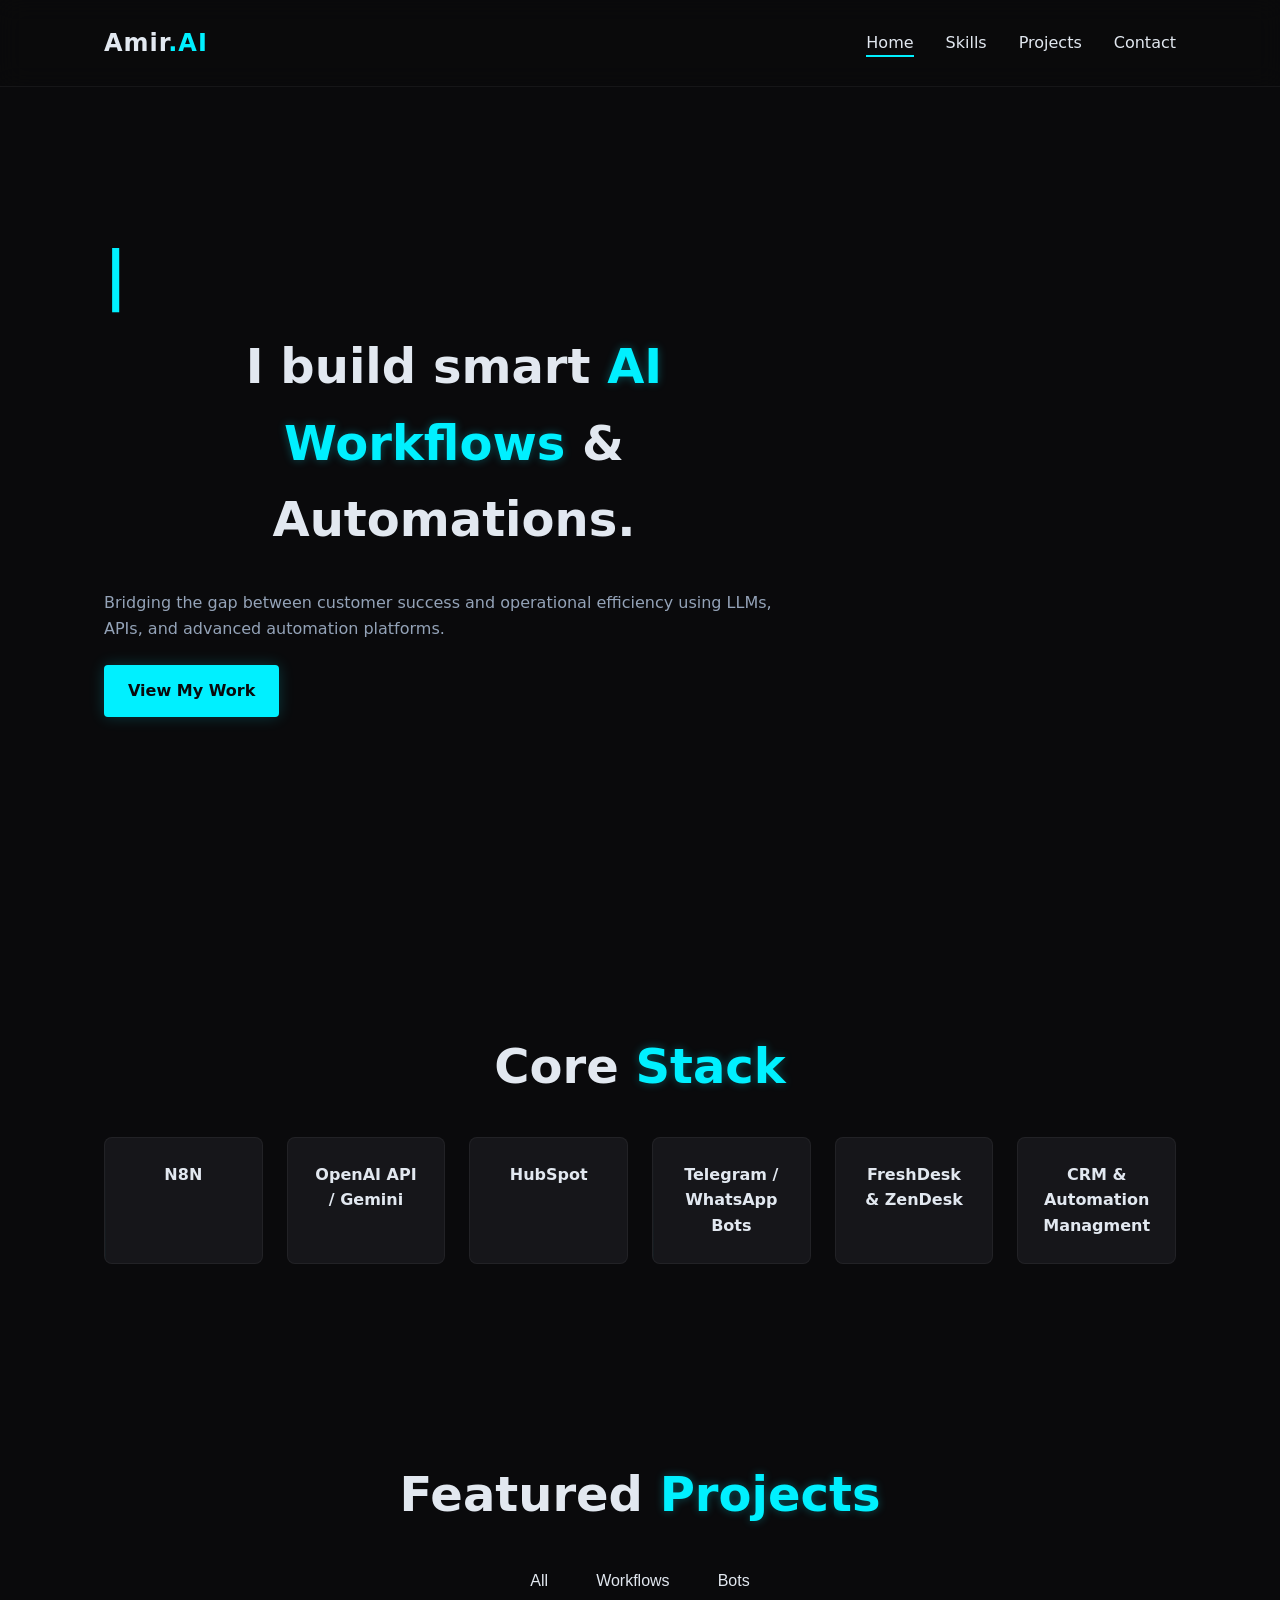
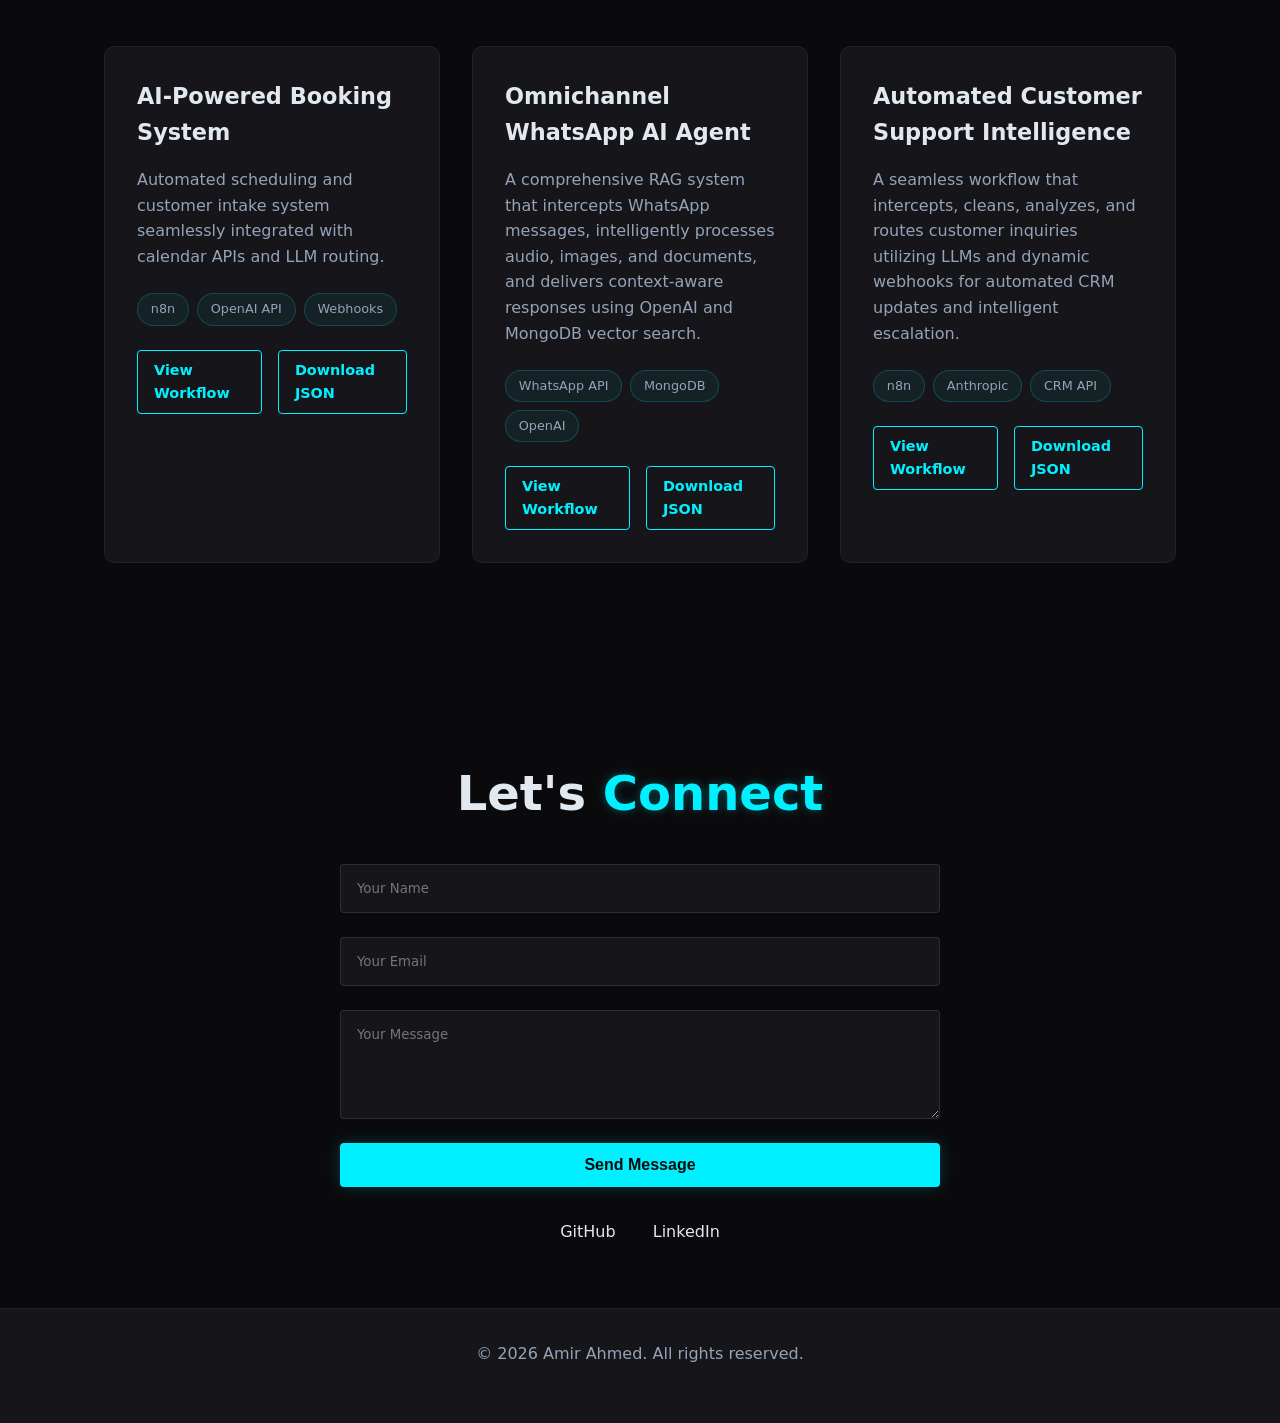
<file: index.html>
<!DOCTYPE html>
<html lang="en">
<head>
    <meta charset="UTF-8">
    <meta name="viewport" content="width=device-width, initial-scale=1.0">
    <title>Amir Ahmed | AI Automation Portfolio</title>
    <link rel="stylesheet" href="main.css">
</head>
<body>
    <header>
        <nav>
            <div class="logo">Amir<span>.AI</span></div>
            <ul class="nav-links">
                <li><a href="#home">Home</a></li>
                <li><a href="#skills">Skills</a></li>
                <li><a href="#projects">Projects</a></li>
                <li><a href="#contact">Contact</a></li>
            </ul>
            <div class="hamburger">
                <span class="bar"></span>
                <span class="bar"></span>
                <span class="bar"></span>
            </div>
        </nav>
    </header>

    <main>
        <section id="home" class="hero">
            <div class="hero-content">
                <h1><span id="typewriter"></span><span class="cursor">|</span></h1>
                <h2 class="reveal delay-1">I build smart <span class="highlight">AI Workflows</span> & Automations.</h2>
                <p class="reveal delay-2">Bridging the gap between customer success and operational efficiency using LLMs, APIs, and advanced automation platforms.</p>
                <a href="#projects" class="btn primary-btn reveal delay-3">View My Work</a>
            </div>
        </section>

        <section id="skills" class="skills reveal">
            <h2>Core <span class="highlight">Stack</span></h2>
            <div class="skills-grid">
                <div class="skill-card reveal delay-1">N8N</div>
                <div class="skill-card reveal delay-2">OpenAI API / Gemini</div>
                <div class="skill-card reveal delay-3">HubSpot</div>
                <div class="skill-card reveal delay-1">Telegram / WhatsApp Bots</div>
                <div class="skill-card reveal delay-2">FreshDesk & ZenDesk </div>
                <div class="skill-card reveal delay-3">CRM & Automation Managment</div>
            </div>
        </section>

        <section id="projects" class="projects reveal">
            <h2>Featured <span class="highlight">Projects</span></h2>
            
            <div class="filter-container reveal delay-1">
                <button class="filter-btn active" data-filter="all">All</button>
                <button class="filter-btn" data-filter="workflow">Workflows</button>
                <button class="filter-btn" data-filter="bot">Bots</button>
            </div>

            <div class="projects-grid">
                <!-- Project 1 (Unchanged) -->
                <div class="project-card reveal delay-1" data-category="workflow">
                    <div class="card-glow"></div>
                    <h3>AI-Powered Booking System</h3>
                    <p>Automated scheduling and customer intake system seamlessly integrated with calendar APIs and LLM routing.</p>
                    <div class="tags">
                        <span>n8n</span>
                        <span>OpenAI API</span>
                        <span>Webhooks</span>
                    </div>
                    <div class="project-links">
                        <a href="project.html" class="btn secondary-btn">View Workflow</a>
                        <a href="AI-Powered Booking System.json" download="AI-Powered Booking System.json" class="btn secondary-btn">Download JSON</a>
                    </div>
                </div>

                <!-- Project 3 (Omnichannel WhatsApp AI Agent) -->
                <div class="project-card reveal delay-2" data-category="bot">
                    <div class="card-glow"></div>
                    <h3>Omnichannel WhatsApp AI Agent</h3>
                    <p>A comprehensive RAG system that intercepts WhatsApp messages, intelligently processes audio, images, and documents, and delivers context-aware responses using OpenAI and MongoDB vector search.</p>
                    <div class="tags">
                        <span>WhatsApp API</span>
                        <span>MongoDB</span>
                        <span>OpenAI</span>
                    </div>
                    <div class="project-links">
                        <a href="project_3.html" class="btn secondary-btn">View Workflow</a>
                        <a href="Omnichannel WhatsApp AI Agent.json" download="Omnichannel WhatsApp AI Agent.json" class="btn secondary-btn">Download JSON</a>
                    </div>
                </div>

                <!-- Project 2 (Automated Customer Support Intelligence) -->
                <div class="project-card reveal delay-3" data-category="workflow">
                    <div class="card-glow"></div>
                    <h3>Automated Customer Support Intelligence</h3>
                    <p>A seamless workflow that intercepts, cleans, analyzes, and routes customer inquiries utilizing LLMs and dynamic webhooks for automated CRM updates and intelligent escalation.</p>
                    <div class="tags">
                        <span>n8n</span>
                        <span>Anthropic</span>
                        <span>CRM API</span>
                    </div>
                    <div class="project-links">
                        <a href="Project_21.html" class="btn secondary-btn">View Workflow</a>
                        <a href="Automated Customer Support Intelligence.json" download="Automated Customer Support Intelligence.json" class="btn secondary-btn">Download JSON</a>
                    </div>
                </div>
            </div>
        </section>

        <section id="contact" class="contact reveal">
            <h2>Let's <span class="highlight">Connect</span></h2>
            
            <form action="https://formspree.io/f/mqevnwzp" method="POST" class="contact-form reveal delay-1">
                <input type="text" name="name" placeholder="Your Name" required>
                <input type="email" name="email" placeholder="Your Email" required>
                <textarea name="message" placeholder="Your Message" rows="5" required></textarea>
                
                <input type="hidden" name="_next" value="https://amirahmed-dev.github.io/amir-ai-portfolio/thankyou.html">
                
                <button type="submit" class="btn primary-btn">Send Message</button>
            </form>

            <div class="social-links reveal delay-2">
                <a href="https://github.com/amirahmed-dev" target="_blank" rel="noopener noreferrer">GitHub</a>
                <a href="https://www.linkedin.com/in/amir-ahmed-236945211" target="_blank" rel="noopener noreferrer">LinkedIn</a>
            </div>
        </section>
    </main>

    <footer>
        <p>&copy; 2026 Amir Ahmed. All rights reserved.</p>
    </footer>

    <script src="main.js"></script>
</body>
</html>
</file>
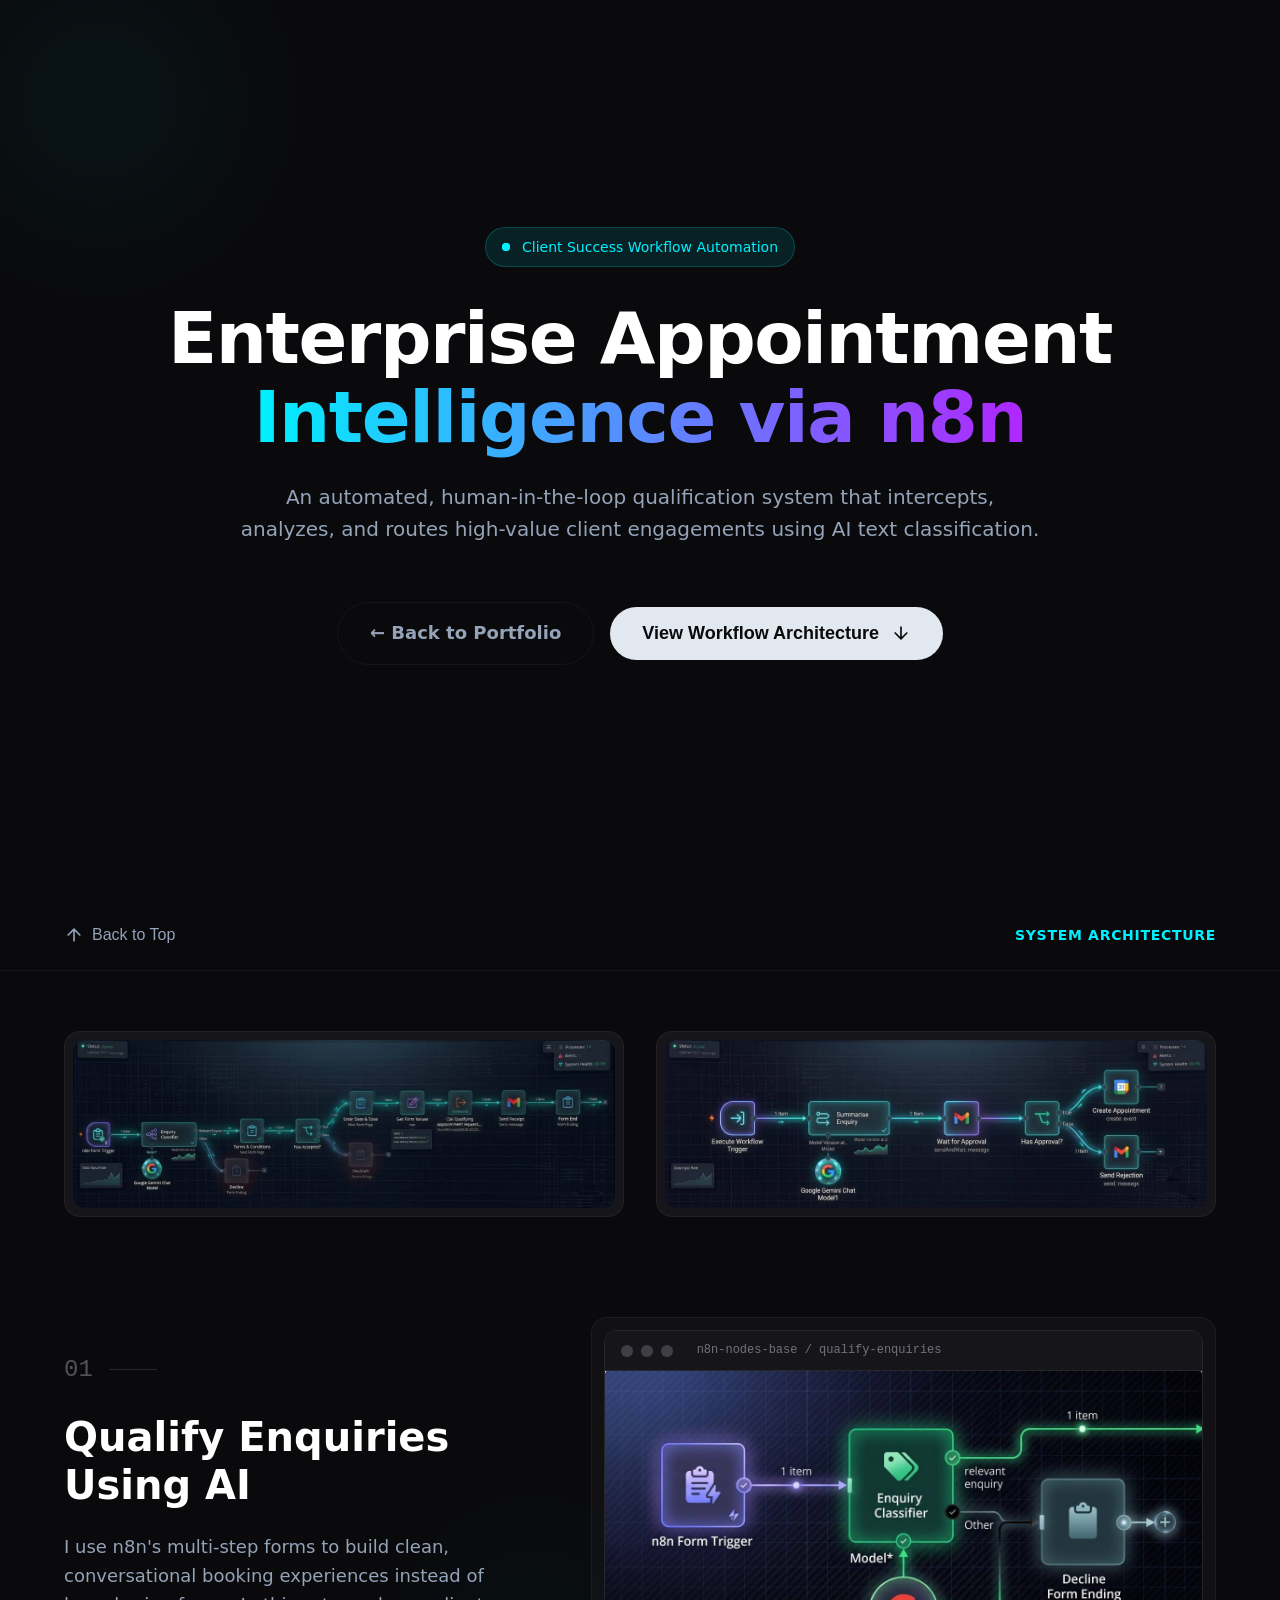
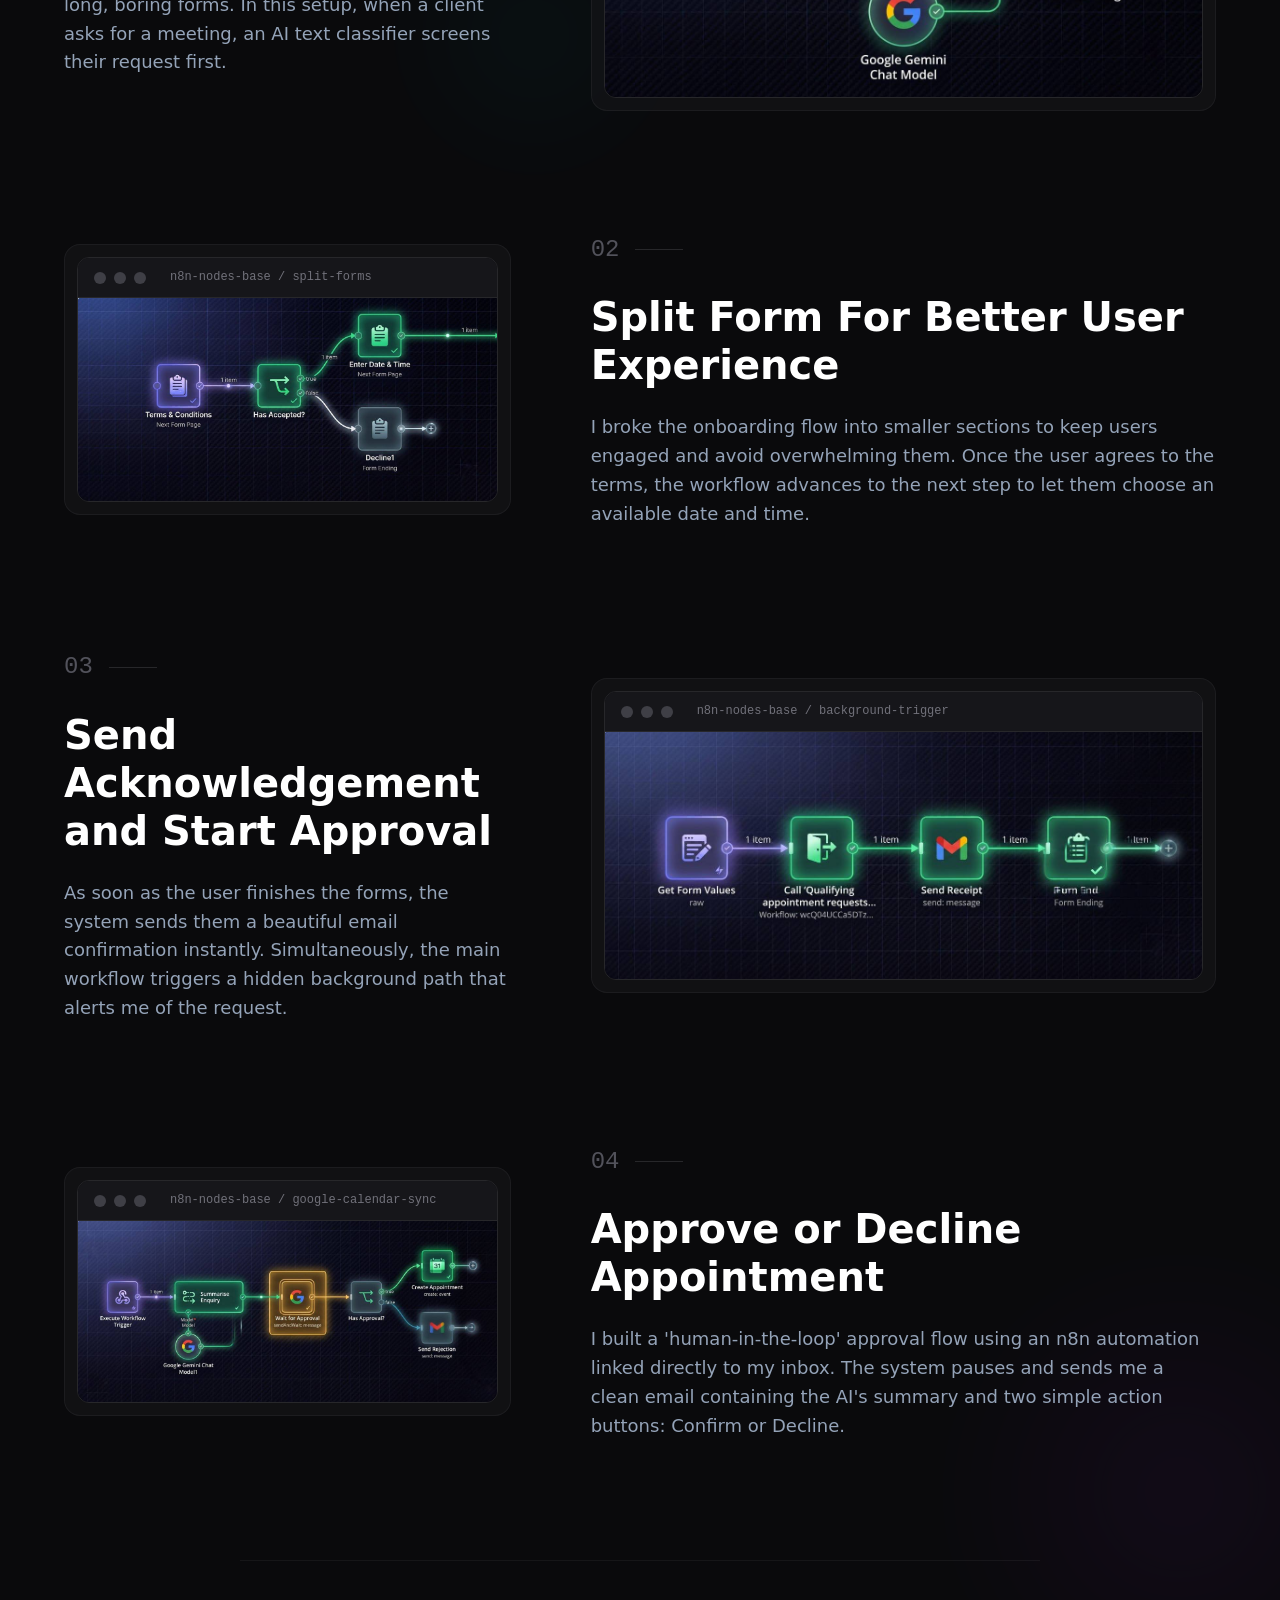
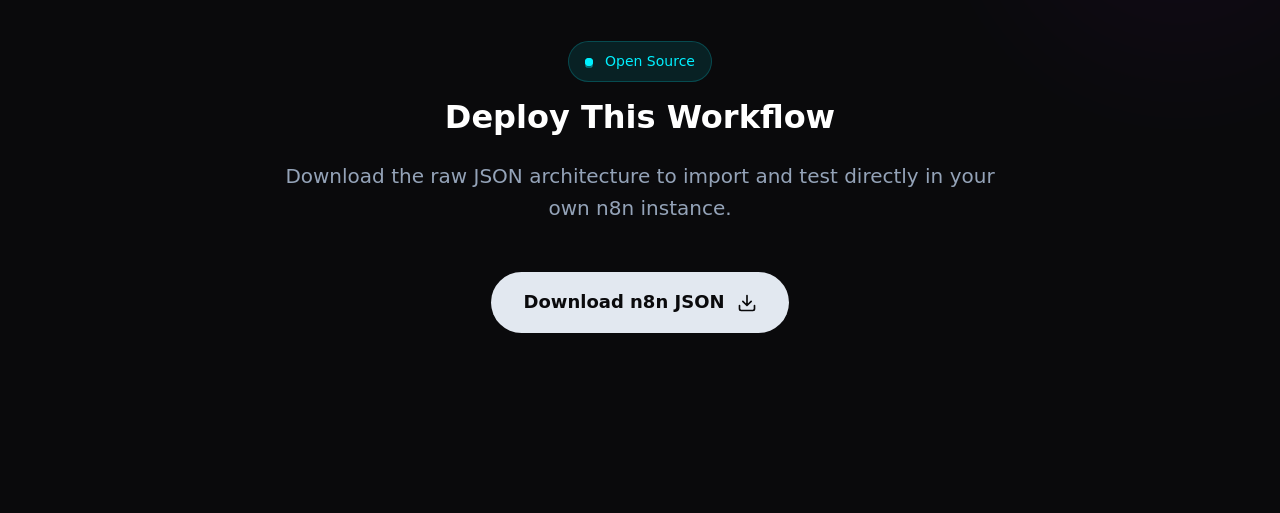
<file: Index.html>
<!DOCTYPE html>
<html lang="en">
<head>
  <meta charset="UTF-8">
  <meta name="viewport" content="width=device-width, initial-scale=1.0">
  <title>Workflow Architecture | Amir Ahmed</title>
  <style>
    /* =========================================
       SYNCHRONIZED DESIGN SYSTEM
       ========================================= */
    :root {
      --bg-main: #0a0a0c;
      --bg-secondary: #16161a;
      --text-main: #e2e8f0;
      --text-muted: #94a3b8;
      --neon-accent: #00f0ff;
      --neon-hover: #00c3ff;
      --neon-purple: #b026ff;
      --border-subtle: rgba(255, 255, 255, 0.05);
      --font-main: 'Segoe UI', system-ui, -apple-system, sans-serif;
    }

    * { box-sizing: border-box; margin: 0; padding: 0; }

    body {
      background-color: var(--bg-main);
      color: var(--text-main);
      font-family: var(--font-main);
      line-height: 1.6;
      overflow-x: hidden;
      position: relative;
    }

    ::-webkit-scrollbar { width: 8px; }
    ::-webkit-scrollbar-track { background: var(--bg-main); }
    ::-webkit-scrollbar-thumb { background: var(--bg-secondary); border-radius: 4px; }
    ::-webkit-scrollbar-thumb:hover { background: #27272a; }

    /* =========================================
       AMBIENT BACKGROUND ANIMATIONS
       ========================================= */
    .ambient-node {
      position: absolute;
      border-radius: 50%;
      background: radial-gradient(circle, var(--neon-accent) 0%, transparent 70%);
      opacity: 0.05;
      filter: blur(40px);
      animation: float 15s infinite ease-in-out alternate;
      z-index: -1;
      pointer-events: none;
    }
    .node-1 { width: 400px; height: 400px; top: -100px; left: -100px; }
    .node-2 { width: 500px; height: 500px; bottom: 10%; right: -150px; background: radial-gradient(circle, var(--neon-purple) 0%, transparent 70%); animation-duration: 20s; animation-direction: alternate-reverse; }
    .node-3 { width: 300px; height: 300px; top: 40%; left: 30%; background: radial-gradient(circle, var(--neon-accent) 0%, transparent 70%); animation-duration: 12s; opacity: 0.03; }

    @keyframes float {
      0% { transform: translate(0, 0) scale(1); }
      50% { transform: translate(30px, -50px) scale(1.1); }
      100% { transform: translate(-20px, 20px) scale(0.95); }
    }

    /* =========================================
       ANIMATIONS
       ========================================= */
    @keyframes fadeUp {
      0% { opacity: 0; transform: translateY(40px); }
      100% { opacity: 1; transform: translateY(0); }
    }

    .animate-fade-up { opacity: 0; animation: fadeUp 0.8s cubic-bezier(0.16, 1, 0.3, 1) forwards; }
    .delay-1 { animation-delay: 0.1s; }
    .delay-2 { animation-delay: 0.2s; }
    .delay-3 { animation-delay: 0.3s; }

    /* =========================================
       SUMMARY VIEW (HERO)
       ========================================= */
    #summary-view {
      display: flex; flex-direction: column; align-items: center; justify-content: center;
      text-align: center; padding: 0 24px; position: relative;
      min-height: 100vh;
    }

    .badge {
      display: inline-flex; align-items: center; gap: 12px; padding: 8px 16px;
      border-radius: 50px; background: rgba(0, 240, 255, 0.1); border: 1px solid rgba(0, 240, 255, 0.2);
      color: var(--neon-accent); font-size: 0.875rem; font-weight: 500; margin-bottom: 2rem;
    }

    .ping-dot { position: relative; display: flex; height: 8px; width: 8px; }
    .ping-dot::before, .ping-dot::after {
      content: ''; position: absolute; width: 100%; height: 100%;
      background: var(--neon-accent); border-radius: 50%;
    }
    .ping-dot::before { animation: ping 1.5s cubic-bezier(0, 0, 0.2, 1) infinite; }
    @keyframes ping { 75%, 100% { transform: scale(2); opacity: 0; } }

    .hero-title {
      font-size: clamp(2.5rem, 6vw, 4.5rem); font-weight: 800; color: white;
      line-height: 1.1; margin-bottom: 1.5rem; letter-spacing: -0.02em;
    }
    .hero-title span {
      background: linear-gradient(to right, var(--neon-accent), var(--neon-purple));
      -webkit-background-clip: text; -webkit-text-fill-color: transparent;
    }
    .hero-desc { font-size: 1.25rem; color: var(--text-muted); max-width: 800px; margin: 0 auto 3rem auto; }

    .btn-group { display: flex; gap: 16px; flex-wrap: wrap; justify-content: center; align-items: center; min-height: 80px; }
    
    .primary-btn {
      position: relative; display: inline-flex; align-items: center; justify-content: center; gap: 12px;
      padding: 16px 32px; background: var(--text-main); color: var(--bg-main);
      border: none; border-radius: 50px; font-size: 1.125rem; font-weight: 600;
      cursor: pointer; overflow: hidden; transition: transform 0.2s ease, opacity 0.1s ease;
      white-space: nowrap; 
    }
    .primary-btn:hover { transform: scale(1.05); }
    .primary-btn::before {
      content: ''; position: absolute; inset: 0;
      background: linear-gradient(to right, var(--neon-accent), var(--neon-purple));
      opacity: 0; transition: opacity 0.5s ease;
    }
    .primary-btn:hover::before { opacity: 0.15; }
    .primary-btn span { position: relative; z-index: 1; }
    .primary-btn svg { position: relative; z-index: 1; transition: transform 0.3s ease; width: 20px; height: 20px; flex-shrink: 0; }
    .primary-btn:hover svg { transform: translateY(4px); }

    .secondary-link {
      display: inline-flex; align-items: center; justify-content: center; gap: 8px; padding: 16px 32px;
      color: var(--text-muted); text-decoration: none; font-size: 1.125rem; font-weight: 600;
      transition: all 0.3s ease; border: 1px solid var(--border-subtle); border-radius: 50px;
      white-space: nowrap; transform-origin: center;
    }
    .secondary-link:hover { color: var(--neon-accent); border-color: var(--neon-accent); background: rgba(0,240,255,0.05); }

    /* =========================================
       GALLERY VIEW (SCROLLABLE AREA)
       ========================================= */
    #gallery-view { padding-bottom: 100px; }

    .sticky-nav {
      position: sticky; top: 0; z-index: 50; background: rgba(10, 10, 12, 0.85);
      backdrop-filter: blur(12px); border-bottom: 1px solid var(--border-subtle);
      padding: 24px 0; margin-bottom: 60px;
    }
    .nav-content { display: flex; justify-content: space-between; align-items: center; max-width: 1200px; margin: 0 auto; padding: 0 24px; }
    .back-btn {
      background: transparent; border: none; color: var(--text-muted); font-size: 1rem;
      display: flex; align-items: center; gap: 8px; cursor: pointer; transition: color 0.3s;
    }
    .back-btn:hover { color: white; }
    .back-btn svg { transition: transform 0.3s; width: 20px; height: 20px; }
    .back-btn:hover svg { transform: translateY(-4px); }
    .nav-label { color: var(--neon-accent); font-size: 0.875rem; letter-spacing: 0.05em; text-transform: uppercase; font-weight: 600; }

    .macro-grid { display: grid; grid-template-columns: 1fr; gap: 32px; margin-bottom: 100px; max-width: 1200px; margin: 0 auto 100px auto; padding: 0 24px; }
    @media (min-width: 1024px) { .macro-grid { grid-template-columns: 1fr 1fr; } }
    .macro-card {
      background: var(--bg-secondary); border: 1px solid var(--border-subtle); border-radius: 16px;
      padding: 8px; overflow: hidden; transition: all 0.5s ease;
    }
    .macro-card:hover { border-color: rgba(0, 240, 255, 0.3); box-shadow: 0 0 40px rgba(0, 240, 255, 0.1); }
    .macro-card img { width: 100%; height: auto; border-radius: 12px; display: block; transition: transform 0.7s ease; }
    .macro-card:hover img { transform: scale(1.02); }

    .step-section { max-width: 1200px; margin: 0 auto 120px auto; padding: 0 24px; display: grid; grid-template-columns: 1fr; gap: 40px; align-items: center; }
    @media (min-width: 1024px) {
      .step-section { grid-template-columns: 5fr 7fr; gap: 80px; }
      .step-reverse .text-content { order: 2; }
      .step-reverse .image-content { order: 1; }
      .text-content { position: sticky; top: 120px; }
    }

    .step-header { display: flex; align-items: center; gap: 16px; margin-bottom: 24px; }
    .step-number { font-family: monospace; font-size: 1.5rem; color: #52525b; }
    .step-line { height: 1px; width: 48px; background: #27272a; }
    .step-title { font-size: 2.5rem; font-weight: 700; color: white; margin-bottom: 24px; line-height: 1.2; }

    .image-content {
      position: relative; border-radius: 16px; background: rgba(22, 22, 26, 0.6);
      border: 1px solid rgba(255, 255, 255, 0.05); padding: 12px; transition: transform 0.5s ease;
    }
    .image-content:hover { transform: translateY(-5px) scale(1.02); }
    .image-content::before {
      content: ''; position: absolute; inset: -4px; background: linear-gradient(45deg, transparent, rgba(0, 240, 255, 0.15), var(--neon-purple), transparent);
      border-radius: 20px; filter: blur(20px); opacity: 0; transition: opacity 0.5s ease; z-index: -1;
    }
    .image-content:hover::before { opacity: 1; }

    .ide-window { background: var(--bg-main); border: 1px solid #27272a; border-radius: 12px; overflow: hidden; }
    .ide-header { background: var(--bg-secondary); border-bottom: 1px solid #27272a; height: 40px; display: flex; align-items: center; padding: 0 16px; gap: 8px; }
    .ide-dot { width: 12px; height: 12px; border-radius: 50%; background: #3f3f46; }
    .ide-title { margin-left: 16px; font-family: monospace; font-size: 0.75rem; color: #71717a; }
    .ide-window img { width: 100%; display: block; }

    .download-section { text-align: center; padding: 80px 24px; margin: 0 auto; max-width: 800px; border-top: 1px solid var(--border-subtle); }
    .download-section svg { transition: transform 0.3s ease; }
    .primary-btn:hover svg.download-icon { transform: translateY(4px); }
  </style>
</head>
<body>

  <div class="ambient-node node-1"></div>
  <div class="ambient-node node-2"></div>
  <div class="ambient-node node-3"></div>

  <div id="app">
    <section id="summary-view">
      <div class="animate-fade-up">
        <div class="badge">
          <div class="ping-dot"></div>
          Client Success Workflow Automation
        </div>
      </div>

      <h1 class="hero-title animate-fade-up delay-1">
        Enterprise Appointment <br>
        <span>Intelligence via n8n</span>
      </h1>

      <p class="hero-desc animate-fade-up delay-2">
        An automated, human-in-the-loop qualification system that intercepts, analyzes, and routes high-value client engagements using AI text classification.
      </p>

      <div class="btn-group animate-fade-up delay-3">
        <a href="index.html" id="btn-portfolio" class="secondary-link">← Back to Portfolio</a>
        <button id="btn-view-architecture" class="primary-btn">
          <span>View Workflow Architecture</span>
          <svg viewBox="0 0 24 24" fill="none" stroke="currentColor" stroke-width="2" stroke-linecap="round" stroke-linejoin="round"><path d="M12 5v14M5 12l7 7 7-7"/></svg>
        </button>
      </div>
    </section>

    <section id="gallery-view">
      <nav class="sticky-nav">
        <div class="nav-content">
          <button id="btn-back" class="back-btn">
            <svg viewBox="0 0 24 24" fill="none" stroke="currentColor" stroke-width="2" stroke-linecap="round" stroke-linejoin="round"><path d="M12 19V5M5 12l7-7 7 7"/></svg>
            Back to Top
          </button>
          <div class="nav-label">System Architecture</div>
        </div>
      </nav>

      <div class="macro-grid">
        <div class="macro-card"><img src="photo_2026-07-04_22-21-02.jpg" alt="Main Qualification Path"></div>
        <div class="macro-card"><img src="photo_2026-07-04_22-21-03.jpg" alt="Sub-Workflow Approval Path"></div>
      </div>

      <div class="step-section">
        <div class="text-content">
          <div class="step-header"><span class="step-number">01</span><div class="step-line"></div></div>
          <h3 class="step-title">Qualify Enquiries Using AI</h3>
          <p class="hero-desc" style="margin: 0; font-size: 1.125rem;">I use n8n's multi-step forms to build clean, conversational booking experiences instead of long, boring forms. In this setup, when a client asks for a meeting, an AI text classifier screens their request first.</p>
        </div>
        <div class="image-content">
          <div class="ide-window"><div class="ide-header"><div class="ide-dot"></div><div class="ide-dot"></div><div class="ide-dot"></div><div class="ide-title">n8n-nodes-base / qualify-enquiries</div></div><img src="photo_2026-07-04_21-32-10.jpg" alt="Qualify Enquiries Node"></div>
        </div>
      </div>

      <div class="step-section step-reverse">
        <div class="text-content">
          <div class="step-header"><span class="step-number">02</span><div class="step-line"></div></div>
          <h3 class="step-title">Split Form For Better User Experience</h3>
          <p class="hero-desc" style="margin: 0; font-size: 1.125rem;">I broke the onboarding flow into smaller sections to keep users engaged and avoid overwhelming them. Once the user agrees to the terms, the workflow advances to the next step to let them choose an available date and time.</p>
        </div>
        <div class="image-content">
          <div class="ide-window"><div class="ide-header"><div class="ide-dot"></div><div class="ide-dot"></div><div class="ide-dot"></div><div class="ide-title">n8n-nodes-base / split-forms</div></div><img src="photo_2026-07-04_21-32-12.jpg" alt="Split Form Nodes"></div>
        </div>
      </div>

      <div class="step-section">
        <div class="text-content">
          <div class="step-header"><span class="step-number">03</span><div class="step-line"></div></div>
          <h3 class="step-title">Send Acknowledgement and Start Approval</h3>
          <p class="hero-desc" style="margin: 0; font-size: 1.125rem;">As soon as the user finishes the forms, the system sends them a beautiful email confirmation instantly. Simultaneously, the main workflow triggers a hidden background path that alerts me of the request.</p>
        </div>
        <div class="image-content">
          <div class="ide-window"><div class="ide-header"><div class="ide-dot"></div><div class="ide-dot"></div><div class="ide-dot"></div><div class="ide-title">n8n-nodes-base / background-trigger</div></div><img src="photo_2026-07-04_21-32-11 (2).jpg" alt="Approval Trigger Node"></div>
        </div>
      </div>

      <div class="step-section step-reverse">
        <div class="text-content">
          <div class="step-header"><span class="step-number">04</span><div class="step-line"></div></div>
          <h3 class="step-title">Approve or Decline Appointment</h3>
          <p class="hero-desc" style="margin: 0; font-size: 1.125rem;">I built a 'human-in-the-loop' approval flow using an n8n automation linked directly to my inbox. The system pauses and sends me a clean email containing the AI's summary and two simple action buttons: Confirm or Decline.</p>
        </div>
        <div class="image-content">
          <div class="ide-window"><div class="ide-header"><div class="ide-dot"></div><div class="ide-dot"></div><div class="ide-dot"></div><div class="ide-title">n8n-nodes-base / google-calendar-sync</div></div><img src="photo_2026-07-04_21-32-11.jpg" alt="Calendar Execution Node"></div>
        </div>
      </div>

      <div class="download-section">
        <div class="badge" style="margin-bottom: 1rem;"><div class="ping-dot" style="background: transparent;"><svg viewBox="0 0 24 24" width="12" height="12" fill="none" stroke="currentColor" stroke-width="2" stroke-linecap="round" stroke-linejoin="round" style="color: var(--neon-accent);"><path d="M21 15v4a2 2 0 0 1-2 2H5a2 2 0 0 1-2-2v-4M7 10l5 5 5-5M12 15V3"/></svg></div>Open Source</div>
        <h3 class="step-title" style="font-size: 2rem;">Deploy This Workflow</h3>
        <p class="hero-desc">Download the raw JSON architecture to import and test directly in your own n8n instance.</p>
        <a href="n8n-workflow.json.json" download="Amir-n8n-Booking-System.json" class="primary-btn" style="text-decoration: none; display: inline-flex;"><span>Download n8n JSON</span><svg class="download-icon" viewBox="0 0 24 24" fill="none" stroke="currentColor" stroke-width="2" stroke-linecap="round" stroke-linejoin="round" style="width: 20px; height: 20px;"><path d="M21 15v4a2 2 0 0 1-2 2H5a2 2 0 0 1-2-2v-4M7 10l5 5 5-5M12 15V3"/></svg></a>
      </div>
    </section>
  </div>

  <script>
    document.addEventListener("DOMContentLoaded", () => {
      const btnViewArch = document.getElementById('btn-view-architecture');
      const btnPortfolio = document.getElementById('btn-portfolio');
      const btnBack = document.getElementById('btn-back');
      const galleryView = document.getElementById('gallery-view');

      btnViewArch.addEventListener('click', () => {
        galleryView.scrollIntoView({ behavior: 'smooth' });
      });

      btnBack.addEventListener('click', () => {
        window.scrollTo({ top: 0, behavior: 'smooth' });
      });

      window.addEventListener('scroll', () => {
        let scrollY = window.scrollY;
        
        // Calculate progress (0 to 1 over 300px)
        let progress = Math.min(scrollY / 300, 1);
        
        // View Arch button: Fades and Shrinks
        btnViewArch.style.opacity = 1 - progress;
        btnViewArch.style.transform = `scale(${1 - (progress * 0.5)})`;
        btnViewArch.style.pointerEvents = progress >= 1 ? 'none' : 'auto';
        
        // Portfolio button: Scales up to 1.3x and moves to horizontal center (85px right)
        btnPortfolio.style.transform = `scale(${1 + (progress * 0.3)}) translateX(${progress * 100}px)`;
      });
    });
  </script>
</body>
</html>
</file>
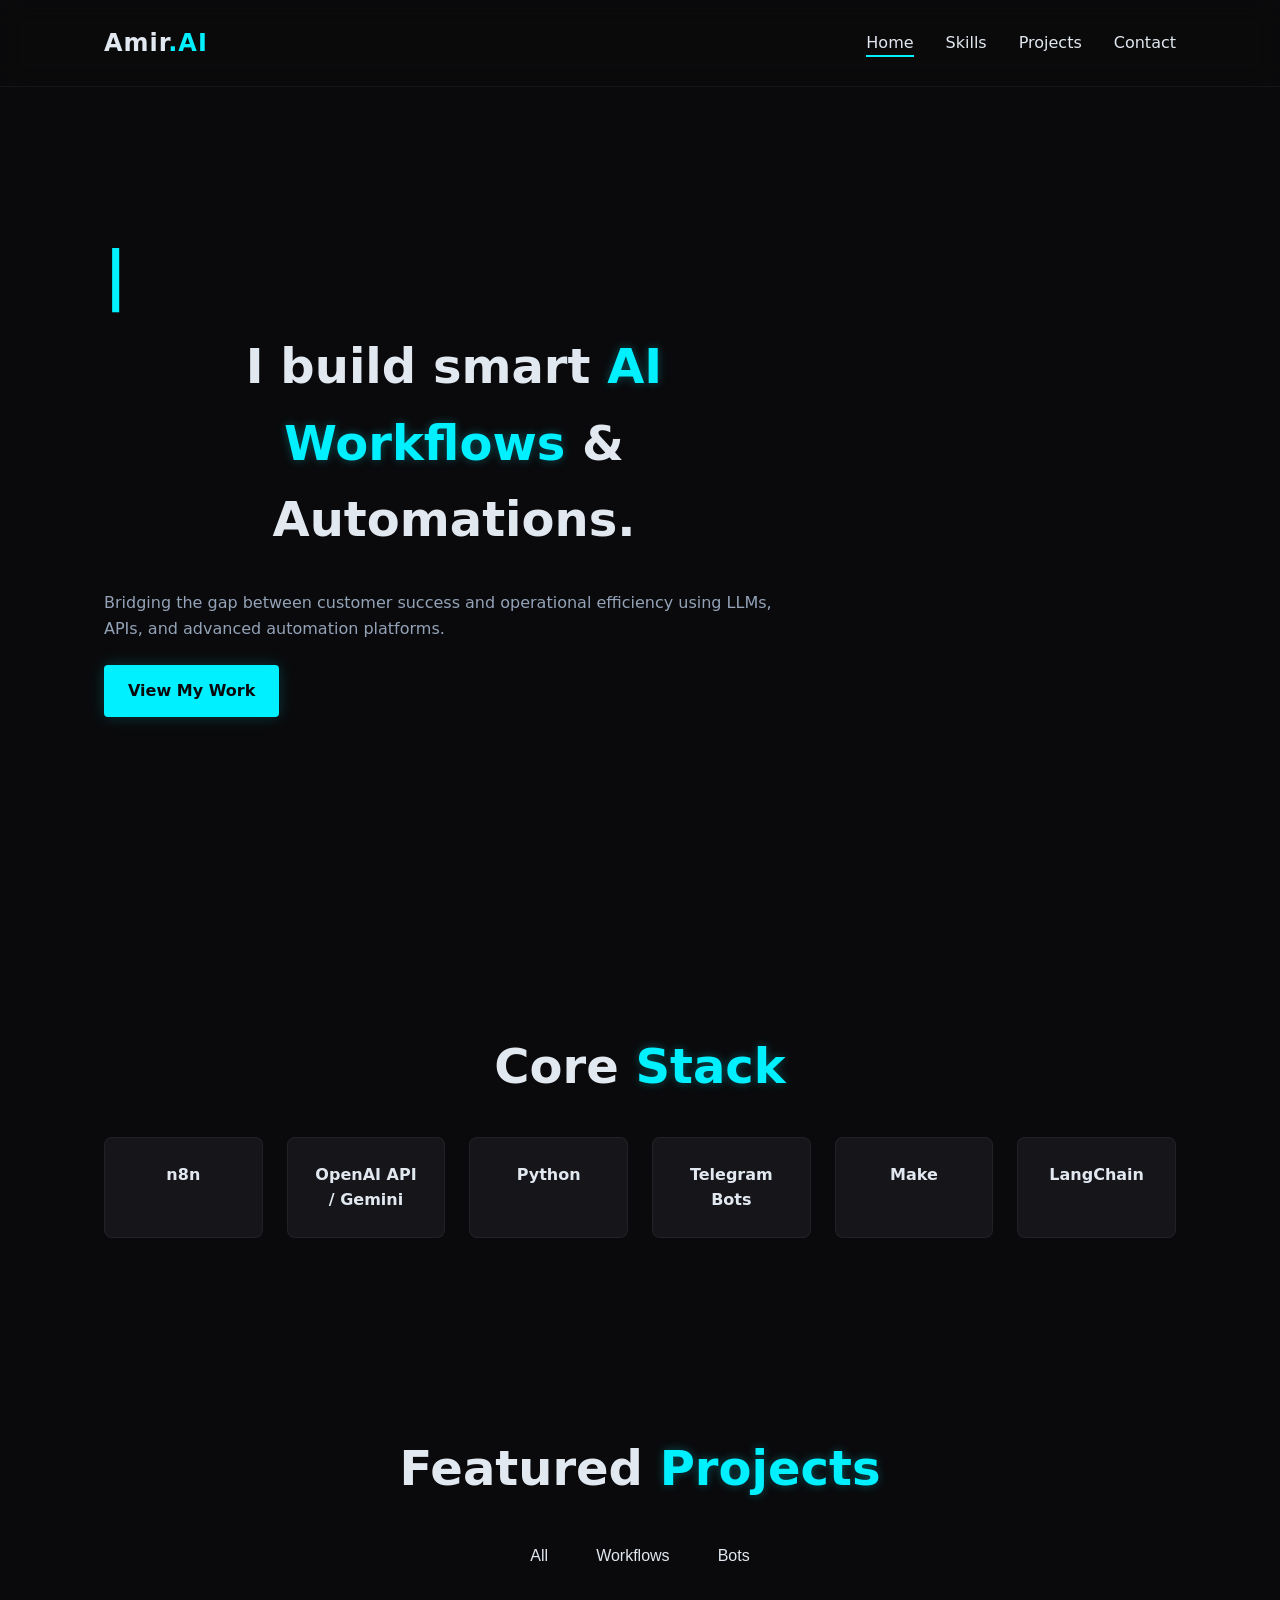
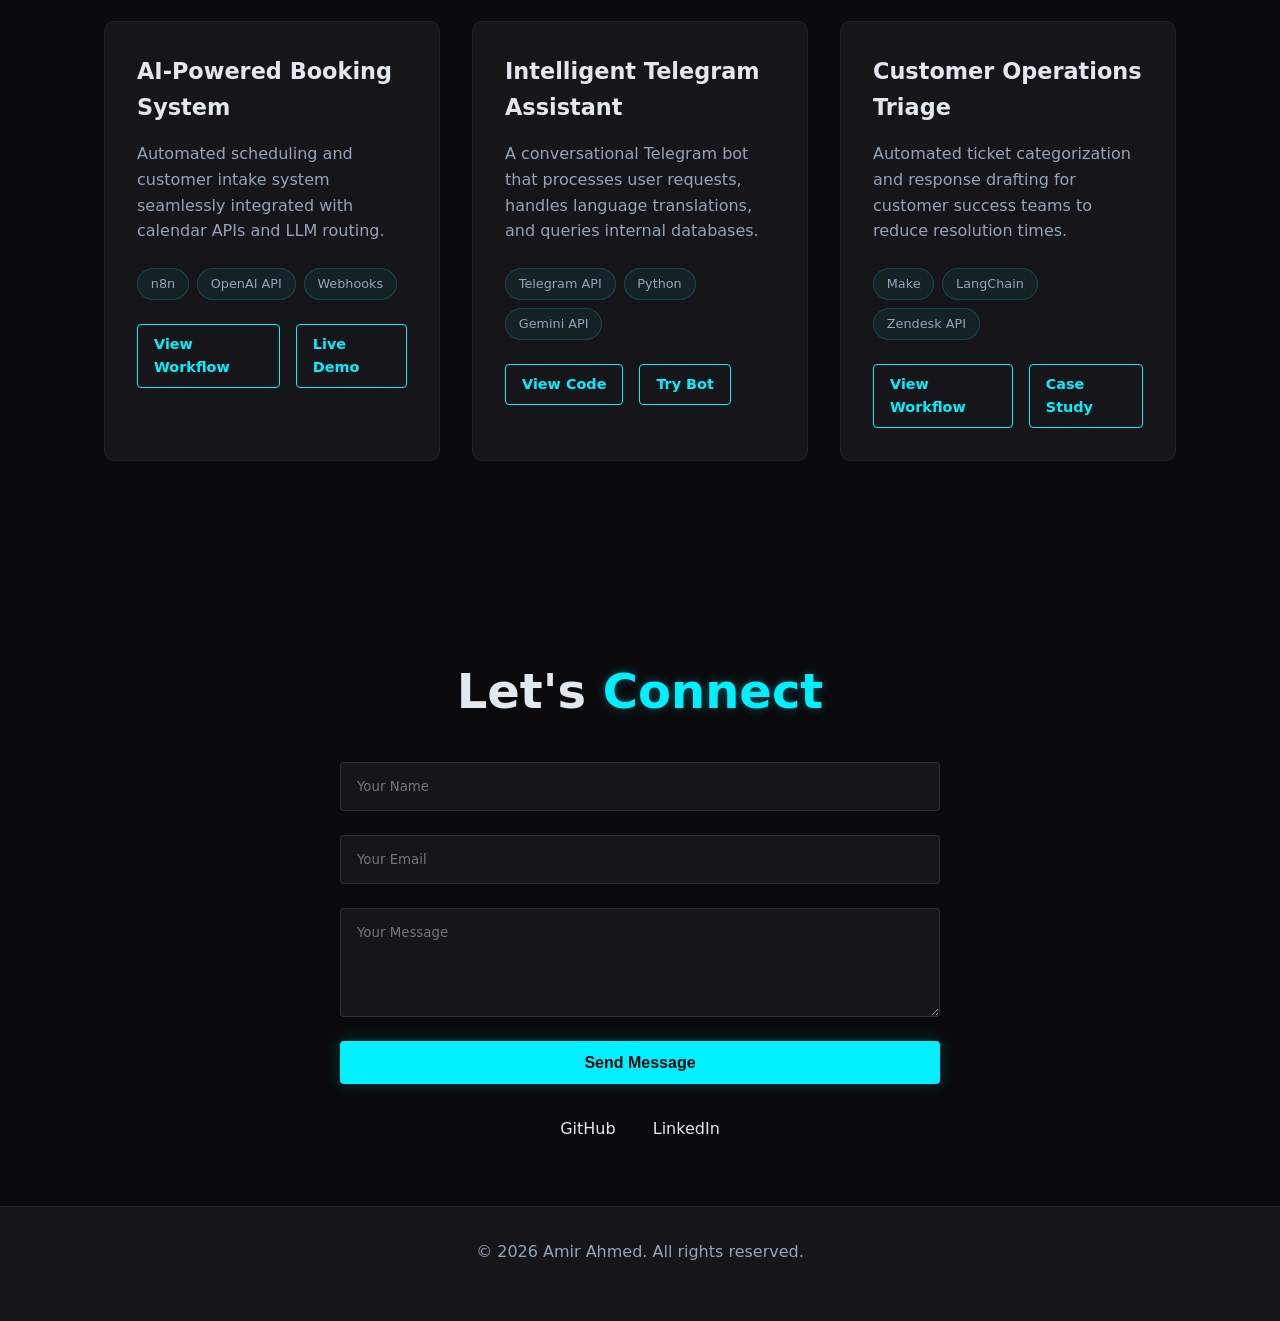
<file: index2.html>
<!DOCTYPE html>
<html lang="en">
<head>
    <meta charset="UTF-8">
    <meta name="viewport" content="width=device-width, initial-scale=1.0">
    <title>Amir Ahmed | AI Automation Portfolio</title>
    <link rel="stylesheet" href="main.css">
</head>
<body>
    <!-- Navigation Bar -->
    <header>
        <nav>
            <div class="logo">Amir<span>.AI</span></div>
            <ul class="nav-links">
                <li><a href="#home">Home</a></li>
                <li><a href="#skills">Skills</a></li>
                <li><a href="#projects">Projects</a></li>
                <li><a href="#contact">Contact</a></li>
            </ul>
            <div class="hamburger">
                <span class="bar"></span>
                <span class="bar"></span>
                <span class="bar"></span>
            </div>
        </nav>
    </header>

    <main>
        <!-- Hero Section -->
        <section id="home" class="hero">
            <div class="hero-content">
                <!-- The span below will be populated by JS -->
                <h1><span id="typewriter"></span><span class="cursor">|</span></h1>
                <h2 class="reveal delay-1">I build smart <span class="highlight">AI Workflows</span> & Automations.</h2>
                <p class="reveal delay-2">Bridging the gap between customer success and operational efficiency using LLMs, APIs, and advanced automation platforms.</p>
                <a href="#projects" class="btn primary-btn reveal delay-3">View My Work</a>
            </div>
        </section>

        <!-- Core Skills Section -->
        <section id="skills" class="skills reveal">
            <h2>Core <span class="highlight">Stack</span></h2>
            <div class="skills-grid">
                <div class="skill-card reveal delay-1">n8n</div>
                <div class="skill-card reveal delay-2">OpenAI API / Gemini</div>
                <div class="skill-card reveal delay-3">Python</div>
                <div class="skill-card reveal delay-1">Telegram Bots</div>
                <div class="skill-card reveal delay-2">Make</div>
                <div class="skill-card reveal delay-3">LangChain</div>
            </div>
        </section>

        <!-- AI Projects Grid -->
        <section id="projects" class="projects reveal">
            <h2>Featured <span class="highlight">Projects</span></h2>
            
            <div class="filter-container reveal delay-1">
                <button class="filter-btn active" data-filter="all">All</button>
                <button class="filter-btn" data-filter="workflow">Workflows</button>
                <button class="filter-btn" data-filter="bot">Bots</button>
            </div>

            <div class="projects-grid">
                <!-- Project 1 -->
                <div class="project-card reveal delay-1" data-category="workflow">
                    <div class="card-glow"></div>
                    <h3>AI-Powered Booking System</h3>
                    <p>Automated scheduling and customer intake system seamlessly integrated with calendar APIs and LLM routing.</p>
                    <div class="tags">
                        <span>n8n</span>
                        <span>OpenAI API</span>
                        <span>Webhooks</span>
                    </div>
                    <div class="project-links">
                        <a href="#" class="btn secondary-btn">View Workflow</a>
                        <a href="#" class="btn secondary-btn">Live Demo</a>
                    </div>
                </div>

                <!-- Project 2 -->
                <div class="project-card reveal delay-2" data-category="bot">
                    <div class="card-glow"></div>
                    <h3>Intelligent Telegram Assistant</h3>
                    <p>A conversational Telegram bot that processes user requests, handles language translations, and queries internal databases.</p>
                    <div class="tags">
                        <span>Telegram API</span>
                        <span>Python</span>
                        <span>Gemini API</span>
                    </div>
                    <div class="project-links">
                        <a href="#" class="btn secondary-btn">View Code</a>
                        <a href="#" class="btn secondary-btn">Try Bot</a>
                    </div>
                </div>

                <!-- Project 3 -->
                <div class="project-card reveal delay-3" data-category="workflow">
                    <div class="card-glow"></div>
                    <h3>Customer Operations Triage</h3>
                    <p>Automated ticket categorization and response drafting for customer success teams to reduce resolution times.</p>
                    <div class="tags">
                        <span>Make</span>
                        <span>LangChain</span>
                        <span>Zendesk API</span>
                    </div>
                    <div class="project-links">
                        <a href="#" class="btn secondary-btn">View Workflow</a>
                        <a href="#" class="btn secondary-btn">Case Study</a>
                    </div>
                </div>
            </div>
        </section>

        <!-- Contact Section -->
        <section id="contact" class="contact reveal">
            <h2>Let's <span class="highlight">Connect</span></h2>
            <form class="contact-form reveal delay-1">
                <input type="text" placeholder="Your Name" required>
                <input type="email" placeholder="Your Email" required>
                <textarea placeholder="Your Message" rows="5" required></textarea>
                <button type="submit" class="btn primary-btn">Send Message</button>
            </form>
            <div class="social-links reveal delay-2">
                <a href="#">GitHub</a>
                <a href="#">LinkedIn</a>
            </div>
        </section>
    </main>

    <!-- Footer -->
    <footer>
        <p>&copy; 2026 Amir Ahmed. All rights reserved.</p>
    </footer>

    <script src="main.js"></script>
</body>
</html>
</file>
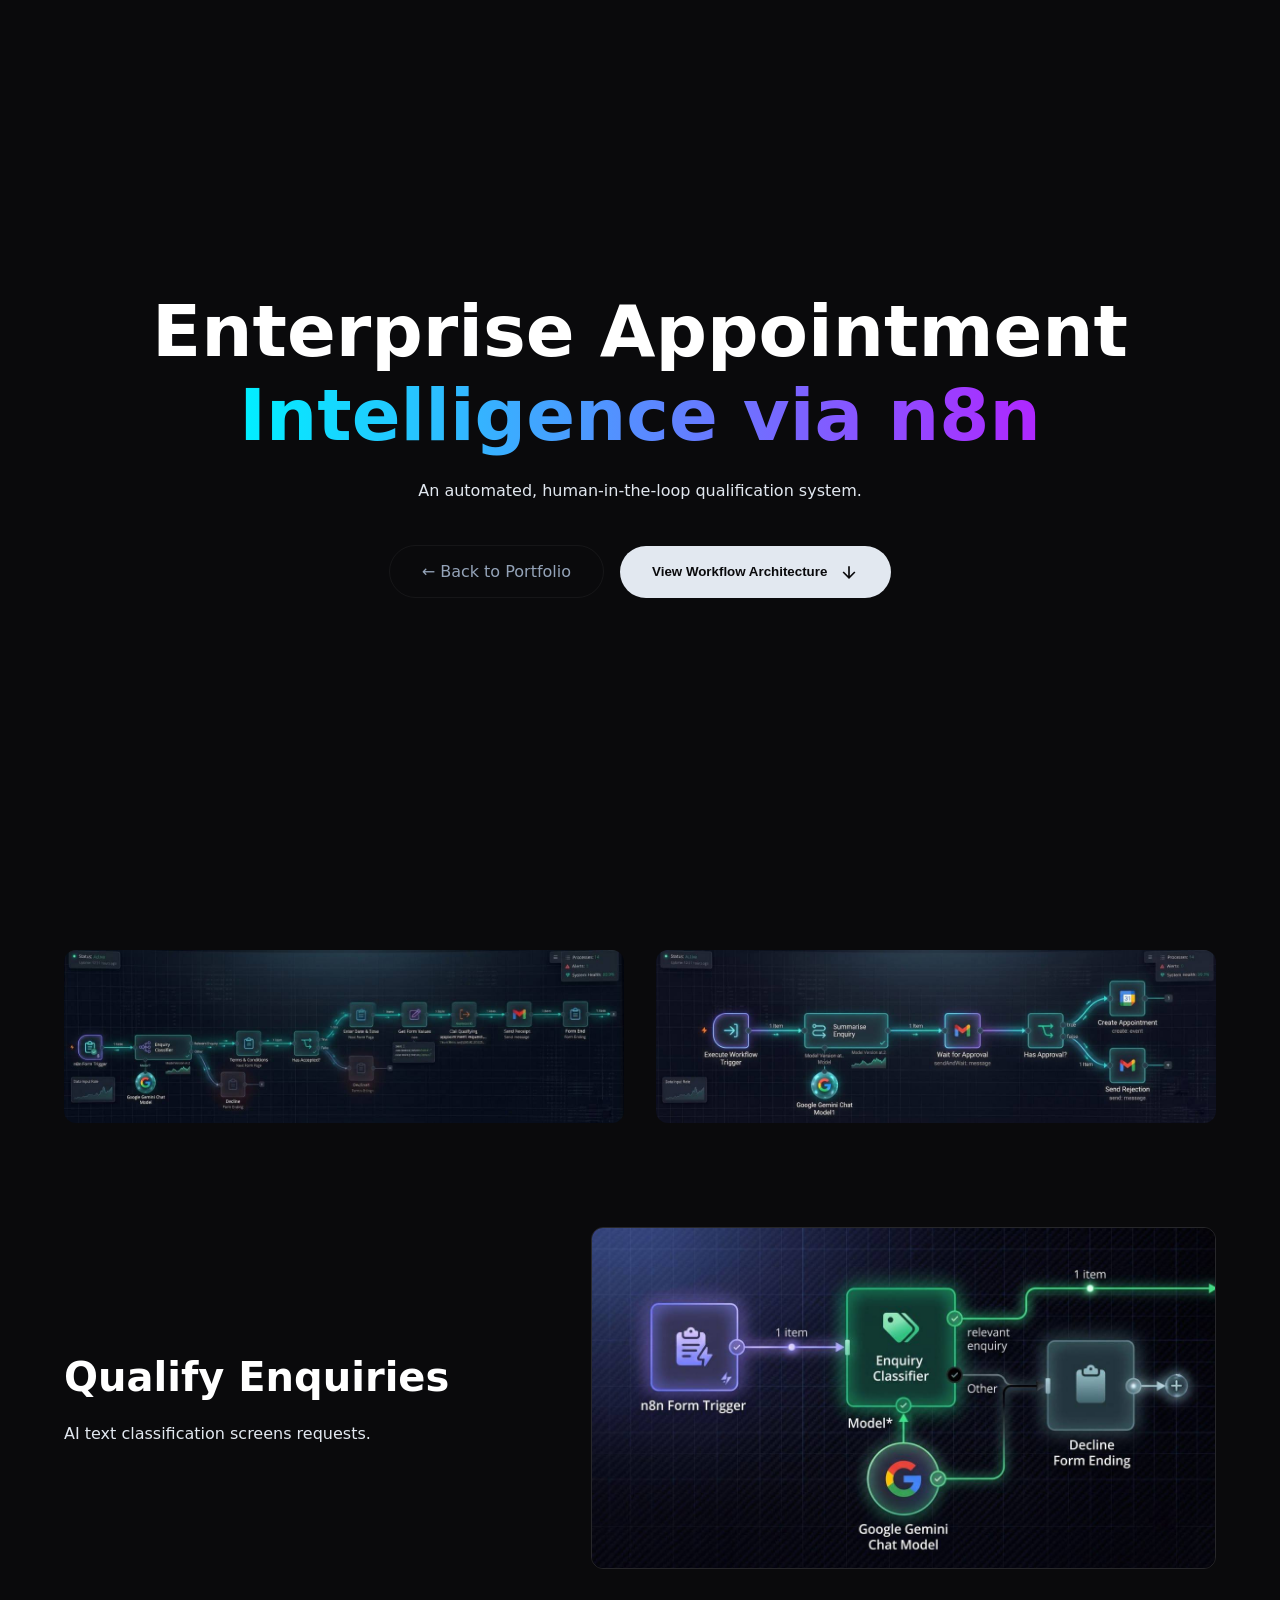
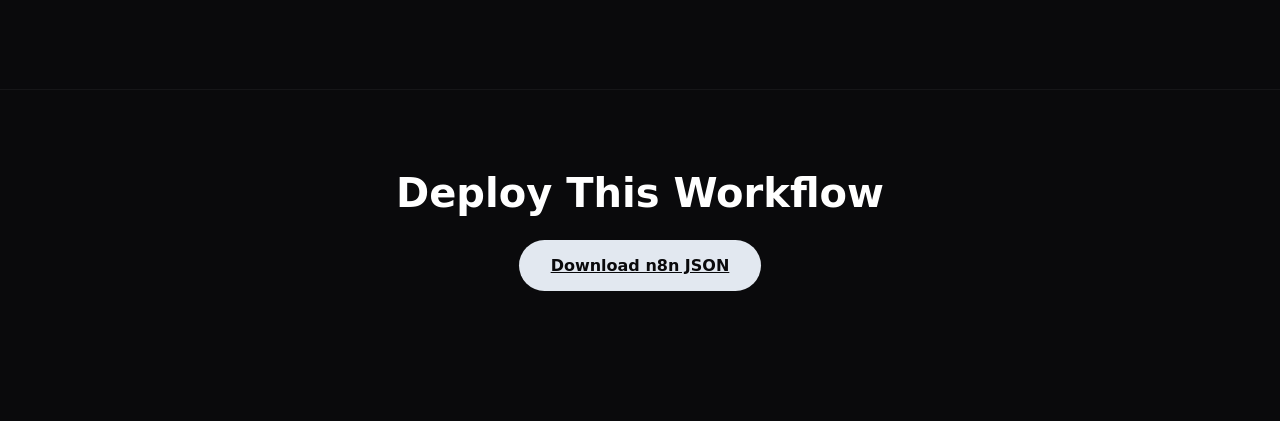
<file: project-page.html>
<!DOCTYPE html>
<html lang="en">
<head>
  <meta charset="UTF-8">
  <meta name="viewport" content="width=device-width, initial-scale=1.0">
  <title>Workflow Architecture | Amir Ahmed</title>
  <style>
    /* =========================================
       SYNCHRONIZED DESIGN SYSTEM
       ========================================= */
    :root {
      --bg-main: #0a0a0c; --bg-secondary: #16161a; --text-main: #e2e8f0;
      --text-muted: #94a3b8; --neon-accent: #00f0ff; --neon-purple: #b026ff;
      --border-subtle: rgba(255, 255, 255, 0.05); --font-main: 'Segoe UI', system-ui, sans-serif;
    }
    * { box-sizing: border-box; margin: 0; padding: 0; }
    body { background-color: var(--bg-main); color: var(--text-main); font-family: var(--font-main); overflow-x: hidden; }
    
    .view-container { min-height: 100vh; padding: 100px 24px; display: flex; flex-direction: column; align-items: center; justify-content: center; text-align: center; }
    
    .hero-title { font-size: clamp(2.5rem, 6vw, 4.5rem); font-weight: 800; color: white; margin-bottom: 1.5rem; }
    .hero-title span { background: linear-gradient(to right, var(--neon-accent), var(--neon-purple)); -webkit-background-clip: text; -webkit-text-fill-color: transparent; }
    
    .btn-group { display: flex; gap: 16px; justify-content: center; margin-top: 2rem; align-items: center; min-height: 80px; }
    .primary-btn { display: inline-flex; align-items: center; gap: 12px; padding: 16px 32px; background: var(--text-main); color: var(--bg-main); border: none; border-radius: 50px; font-weight: 600; cursor: pointer; transition: transform 0.2s; white-space: nowrap; }
    .primary-btn:hover { transform: scale(1.05); }
    .primary-btn svg { width: 20px; height: 20px; }

    #gallery-view { display: block; padding: 50px 0; }
    .macro-grid { display: grid; grid-template-columns: 1fr 1fr; gap: 32px; max-width: 1200px; margin: 0 auto 100px auto; padding: 0 24px; }
    .macro-card img { width: 100%; border-radius: 12px; }
    
    .step-section { max-width: 1200px; margin: 0 auto 120px auto; padding: 0 24px; display: grid; grid-template-columns: 5fr 7fr; gap: 80px; align-items: center; }
    .step-title { font-size: 2.5rem; color: white; margin-bottom: 24px; }
    .ide-window { background: var(--bg-main); border: 1px solid #27272a; border-radius: 12px; overflow: hidden; }
    .ide-window img { width: 100%; display: block; }
    
    .download-section { text-align: center; padding: 80px 24px; border-top: 1px solid var(--border-subtle); }
    .secondary-link { display: inline-flex; align-items: center; gap: 8px; padding: 16px 32px; color: var(--text-muted); text-decoration: none; border: 1px solid var(--border-subtle); border-radius: 50px; transition: transform 0.5s ease; }
  </style>
</head>
<body>

  <section id="summary-view" class="view-container">
    <h1 class="hero-title">Enterprise Appointment <br> <span>Intelligence via n8n</span></h1>
    <p class="hero-desc">An automated, human-in-the-loop qualification system.</p>
    
    <div class="btn-group">
      <!-- FIXED: Back to index.html -->
      <a href="index.html" id="btn-portfolio" class="secondary-link">← Back to Portfolio</a>
      <button id="btn-view-architecture" class="primary-btn">
        <span>View Workflow Architecture</span>
        <svg viewBox="0 0 24 24" fill="none" stroke="currentColor" stroke-width="2"><path d="M12 5v14M5 12l7 7 7-7"/></svg>
      </button>
    </div>
  </section>

  <section id="gallery-view">
    <div class="macro-grid">
      <div class="macro-card"><img src="photo_2026-07-04_22-21-02.jpg" alt="Path 1"></div>
      <div class="macro-card"><img src="photo_2026-07-04_22-21-03.jpg" alt="Path 2"></div>
    </div>

    <div class="step-section">
      <div><h3 class="step-title">Qualify Enquiries</h3><p>AI text classification screens requests.</p></div>
      <div class="ide-window"><img src="photo_2026-07-04_21-32-10.jpg"></div>
    </div>
    
    <div class="download-section">
      <h3 class="step-title">Deploy This Workflow</h3>
      <!-- FIXED: Clean filename referencing -->
      <a href="n8n-workflow.json" download="Amir-n8n-Booking-System.json" class="primary-btn">Download n8n JSON</a>
    </div>
  </section>

  <script>
    const btnView = document.getElementById('btn-view-architecture');
    const btnPortfolio = document.getElementById('btn-portfolio');
    const galleryView = document.getElementById('gallery-view');

    // Scroll trigger
    btnView.addEventListener('click', () => {
      galleryView.scrollIntoView({ behavior: 'smooth' });
    });

    // Cinematic button animation
    window.addEventListener('scroll', () => {
      let scrollY = window.scrollY;
      let progress = Math.min(scrollY / 300, 1);

      // Shrink & fade View button
      btnView.style.opacity = 1 - progress;
      btnView.style.transform = `scale(${1 - (progress * 0.5)})`;
      btnView.style.pointerEvents = progress >= 1 ? 'none' : 'auto';

      // Move Portfolio button to center
      btnPortfolio.style.transform = `scale(${1 + (progress * 0.3)}) translateX(${progress * 100}px)`;
    });
  </script>
</body>
</html>
</file>
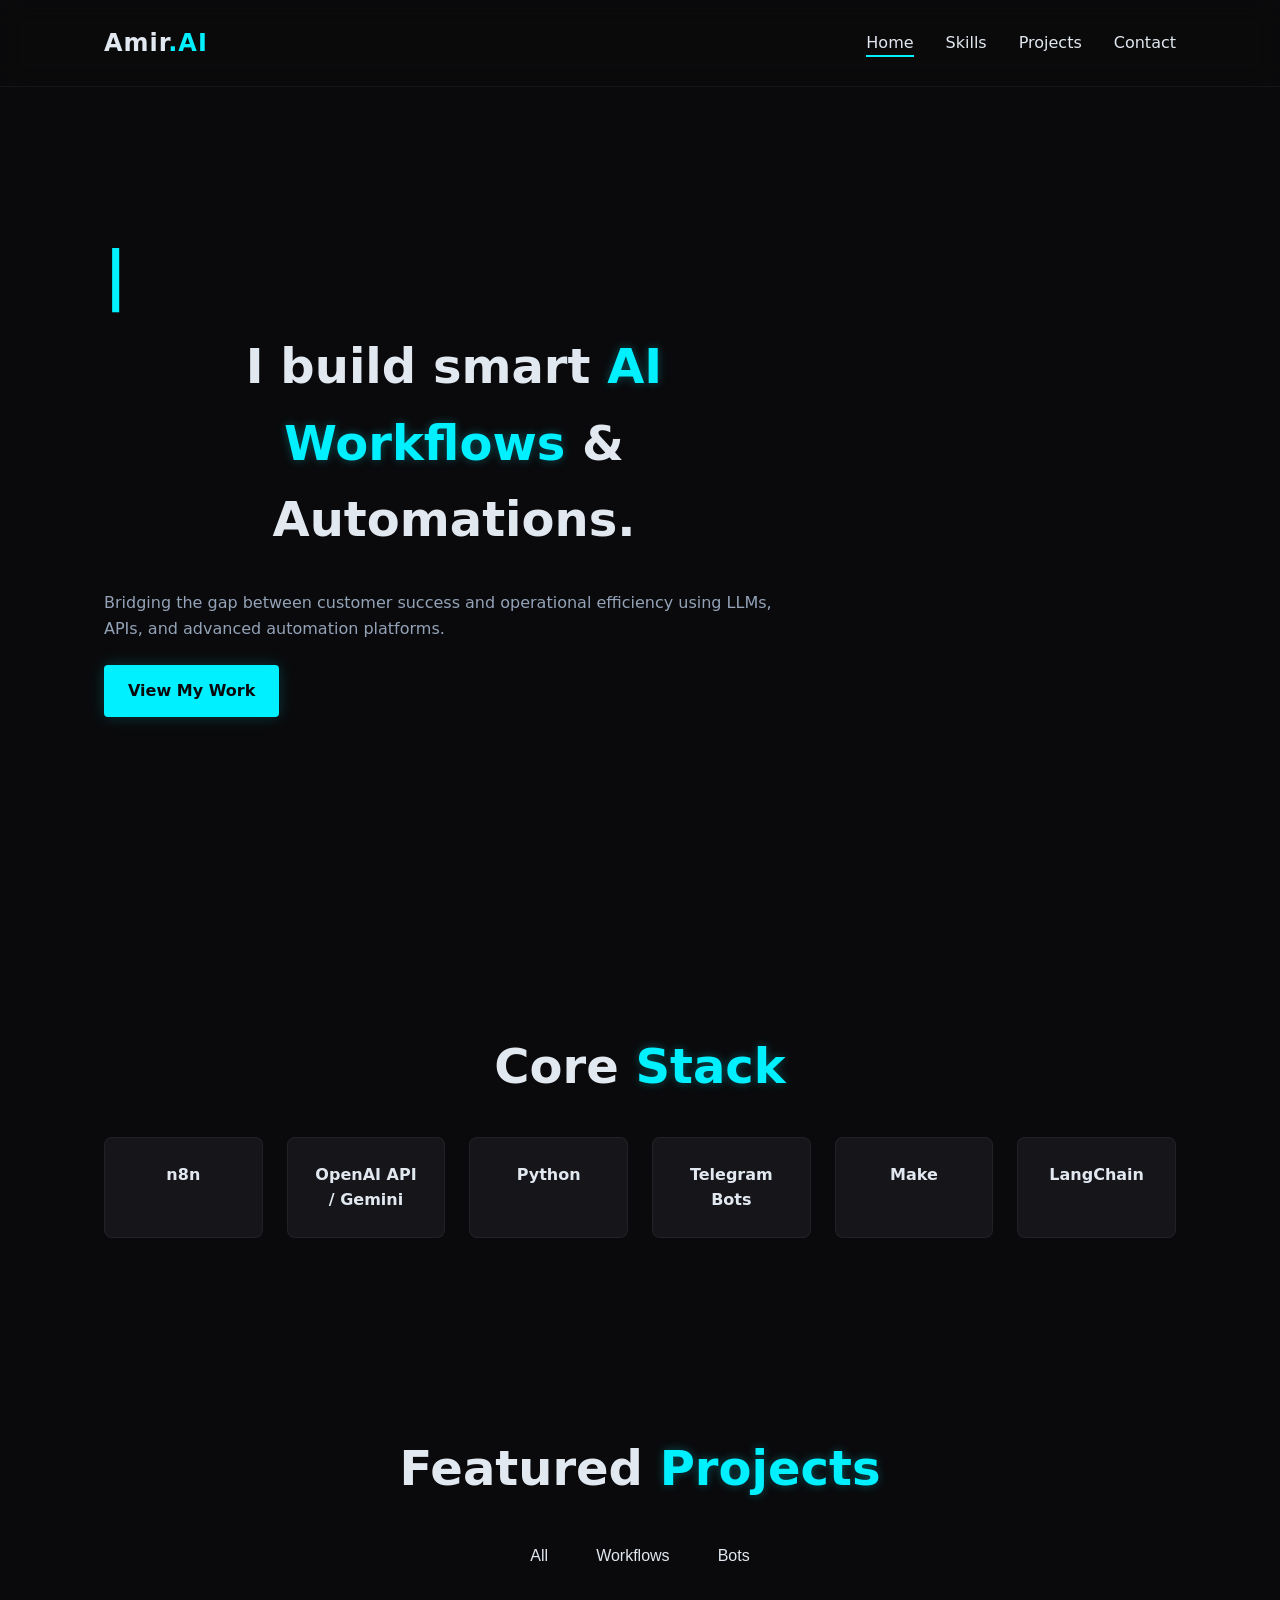
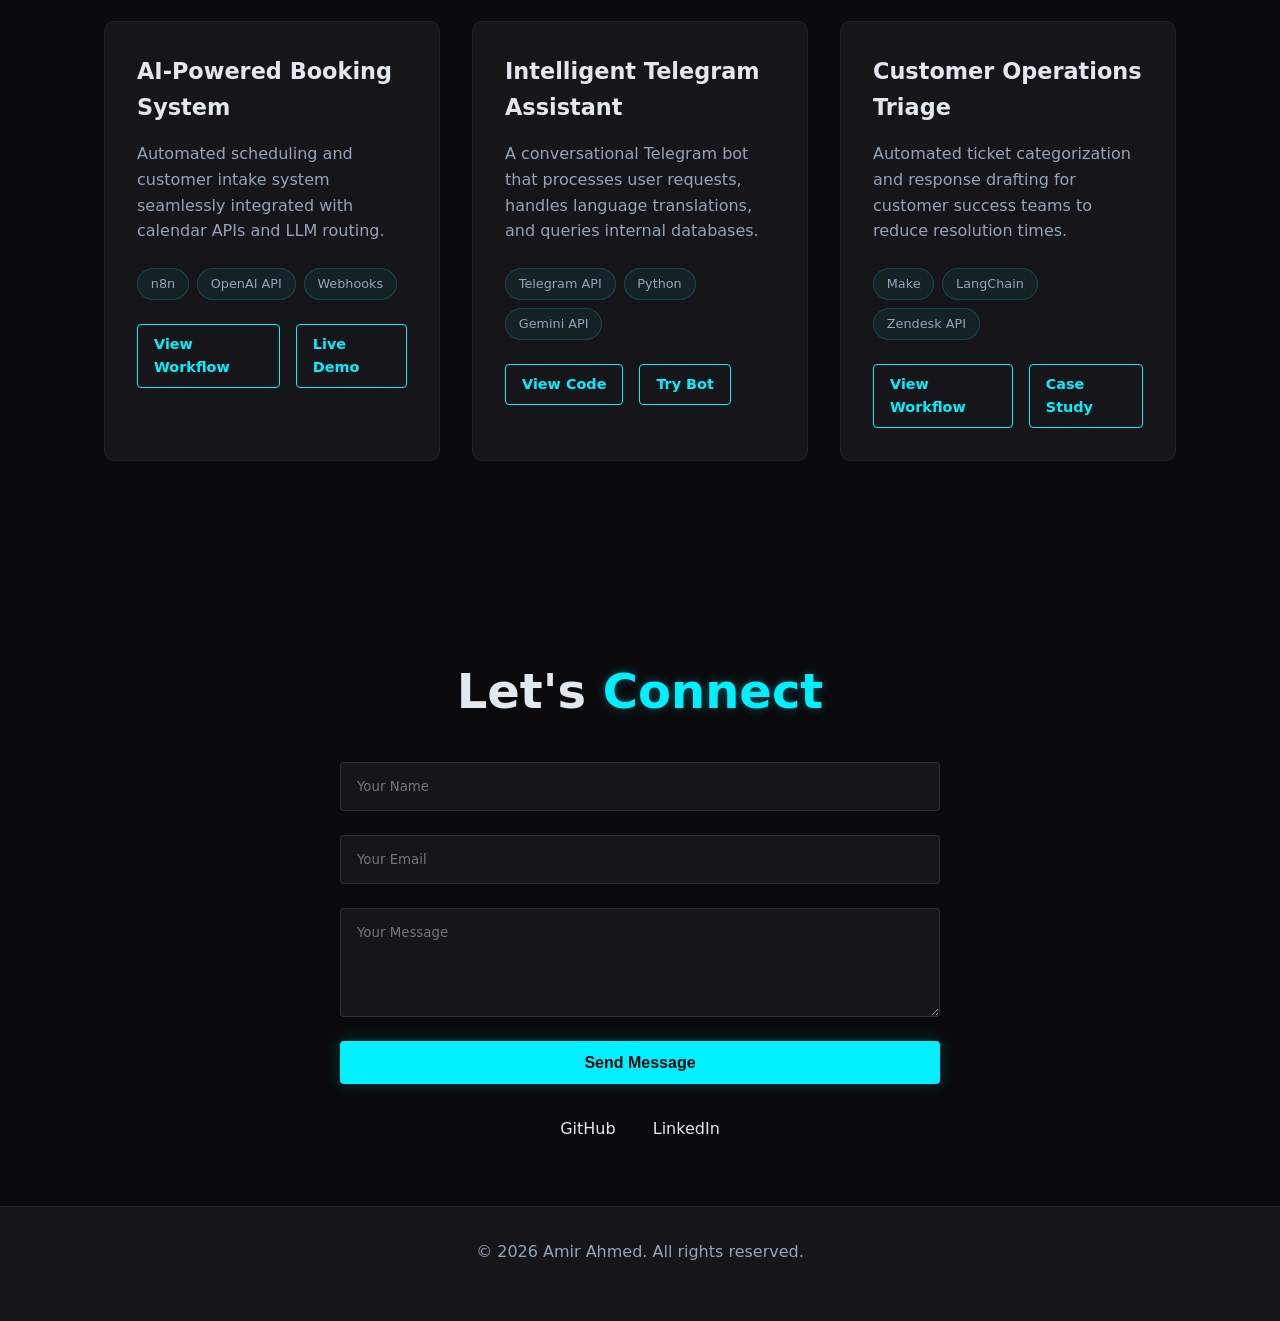
<file: Project.html>
<!DOCTYPE html>
<html lang="en">
<head>
    <meta charset="UTF-8">
    <meta name="viewport" content="width=device-width, initial-scale=1.0">
    <title>Amir Ahmed | AI Automation Portfolio</title>
    <link rel="stylesheet" href="main.css">
</head>
<body>
    <header>
        <nav>
            <div class="logo">Amir<span>.AI</span></div>
            <ul class="nav-links">
                <li><a href="#home">Home</a></li>
                <li><a href="#skills">Skills</a></li>
                <li><a href="#projects">Projects</a></li>
                <li><a href="#contact">Contact</a></li>
            </ul>
            <div class="hamburger">
                <span class="bar"></span>
                <span class="bar"></span>
                <span class="bar"></span>
            </div>
        </nav>
    </header>

    <main>
        <section id="home" class="hero">
            <div class="hero-content">
                <h1><span id="typewriter"></span><span class="cursor">|</span></h1>
                <h2 class="reveal delay-1">I build smart <span class="highlight">AI Workflows</span> & Automations.</h2>
                <p class="reveal delay-2">Bridging the gap between customer success and operational efficiency using LLMs, APIs, and advanced automation platforms.</p>
                <a href="#projects" class="btn primary-btn reveal delay-3">View My Work</a>
            </div>
        </section>

        <section id="skills" class="skills reveal">
            <h2>Core <span class="highlight">Stack</span></h2>
            <div class="skills-grid">
                <div class="skill-card reveal delay-1">n8n</div>
                <div class="skill-card reveal delay-2">OpenAI API / Gemini</div>
                <div class="skill-card reveal delay-3">Python</div>
                <div class="skill-card reveal delay-1">Telegram Bots</div>
                <div class="skill-card reveal delay-2">Make</div>
                <div class="skill-card reveal delay-3">LangChain</div>
            </div>
        </section>

        <section id="projects" class="projects reveal">
            <h2>Featured <span class="highlight">Projects</span></h2>
            
            <div class="filter-container reveal delay-1">
                <button class="filter-btn active" data-filter="all">All</button>
                <button class="filter-btn" data-filter="workflow">Workflows</button>
                <button class="filter-btn" data-filter="bot">Bots</button>
            </div>

            <div class="projects-grid">
                <div class="project-card reveal delay-1" data-category="workflow">
                    <div class="card-glow"></div>
                    <h3>AI-Powered Booking System</h3>
                    <p>Automated scheduling and customer intake system seamlessly integrated with calendar APIs and LLM routing.</p>
                    <div class="tags">
                        <span>n8n</span>
                        <span>OpenAI API</span>
                        <span>Webhooks</span>
                    </div>
                    <div class="project-links">
                        <a href="project-page.html" class="btn secondary-btn">View Workflow</a>
                        <a href="#" class="btn secondary-btn">Live Demo</a>
                    </div>
                </div>

                <div class="project-card reveal delay-2" data-category="bot">
                    <div class="card-glow"></div>
                    <h3>Intelligent Telegram Assistant</h3>
                    <p>A conversational Telegram bot that processes user requests, handles language translations, and queries internal databases.</p>
                    <div class="tags">
                        <span>Telegram API</span>
                        <span>Python</span>
                        <span>Gemini API</span>
                    </div>
                    <div class="project-links">
                        <a href="#" class="btn secondary-btn">View Code</a>
                        <a href="#" class="btn secondary-btn">Try Bot</a>
                    </div>
                </div>

                <div class="project-card reveal delay-3" data-category="workflow">
                    <div class="card-glow"></div>
                    <h3>Customer Operations Triage</h3>
                    <p>Automated ticket categorization and response drafting for customer success teams to reduce resolution times.</p>
                    <div class="tags">
                        <span>Make</span>
                        <span>LangChain</span>
                        <span>Zendesk API</span>
                    </div>
                    <div class="project-links">
                        <a href="#" class="btn secondary-btn">View Workflow</a>
                        <a href="#" class="btn secondary-btn">Case Study</a>
                    </div>
                </div>
            </div>
        </section>

        <section id="contact" class="contact reveal">
            <h2>Let's <span class="highlight">Connect</span></h2>
            <form class="contact-form reveal delay-1">
                <input type="text" placeholder="Your Name" required>
                <input type="email" placeholder="Your Email" required>
                <textarea placeholder="Your Message" rows="5" required></textarea>
                <button type="submit" class="btn primary-btn">Send Message</button>
            </form>
            <div class="social-links reveal delay-2">
                <a href="#">GitHub</a>
                <a href="#">LinkedIn</a>
            </div>
        </section>
    </main>

    <footer>
        <p>&copy; 2026 Amir Ahmed. All rights reserved.</p>
    </footer>

    <script src="main.js"></script>
</body>
</html>
</file>
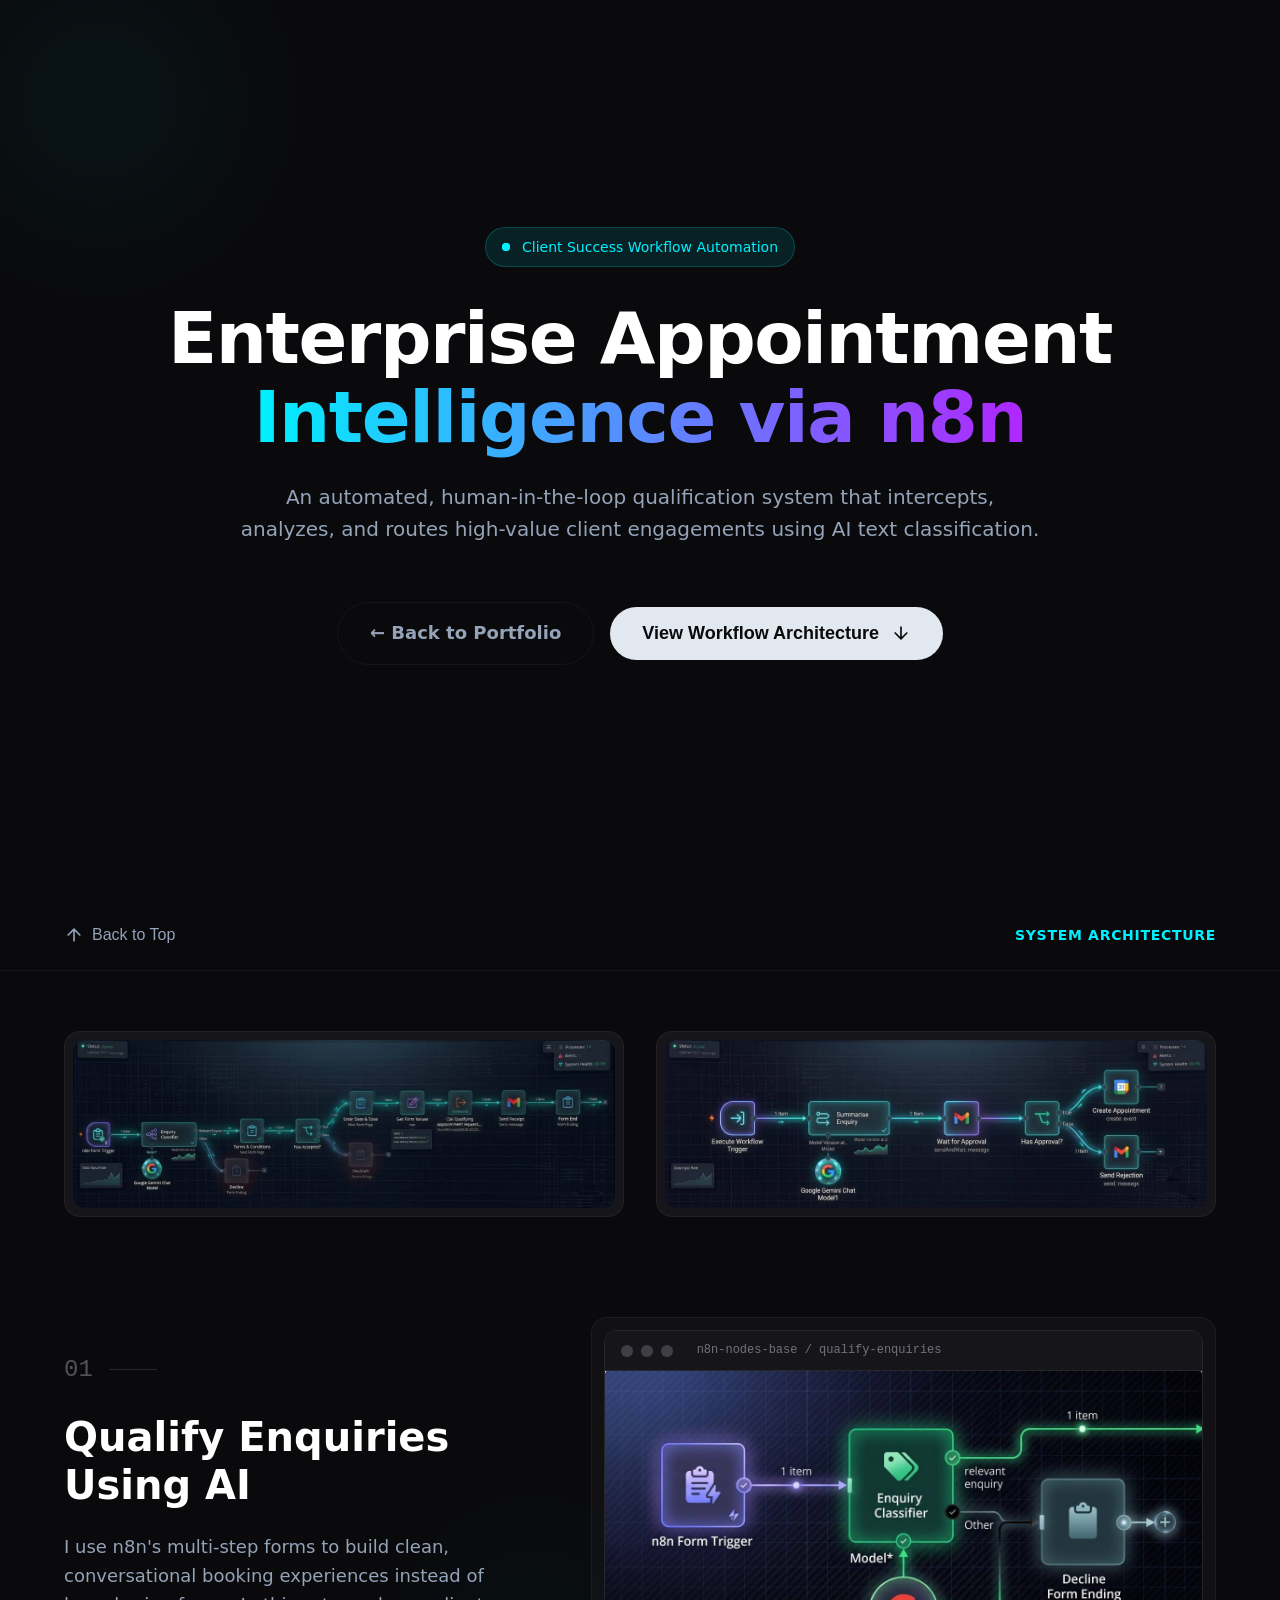
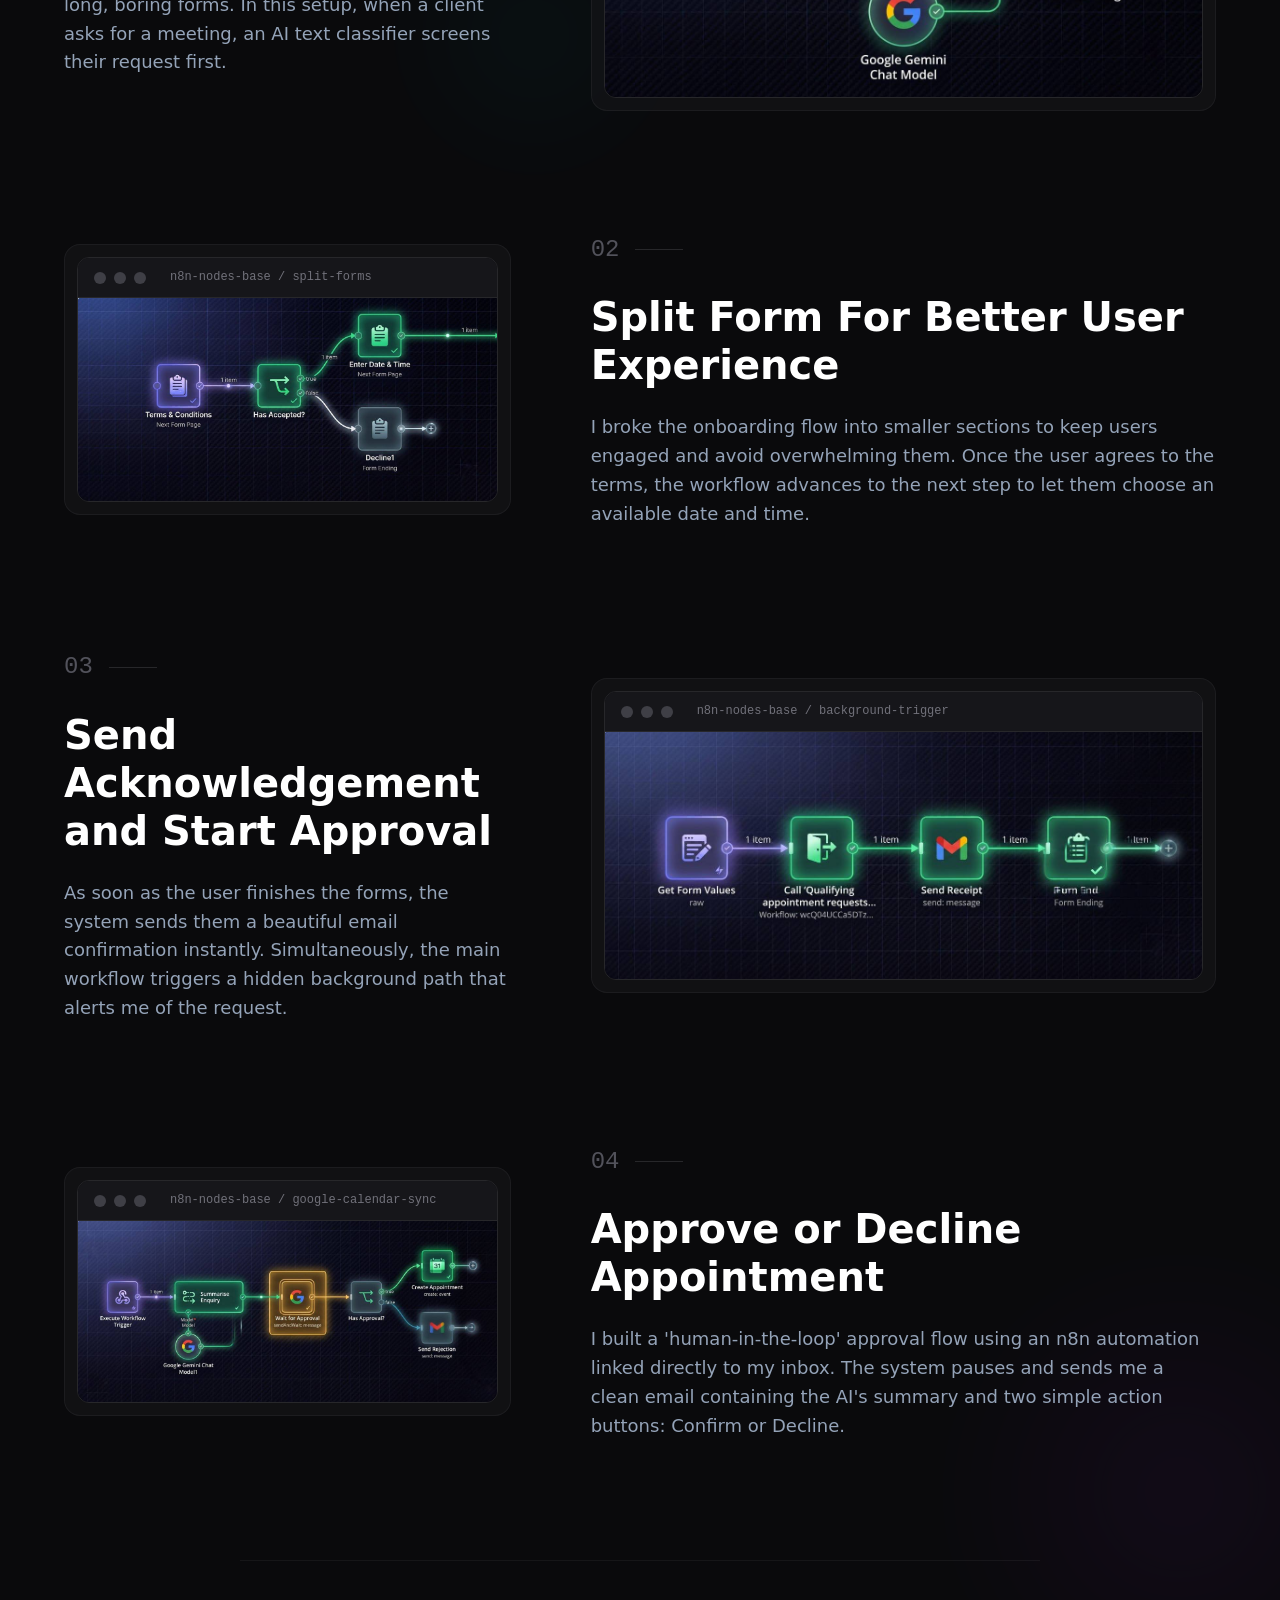
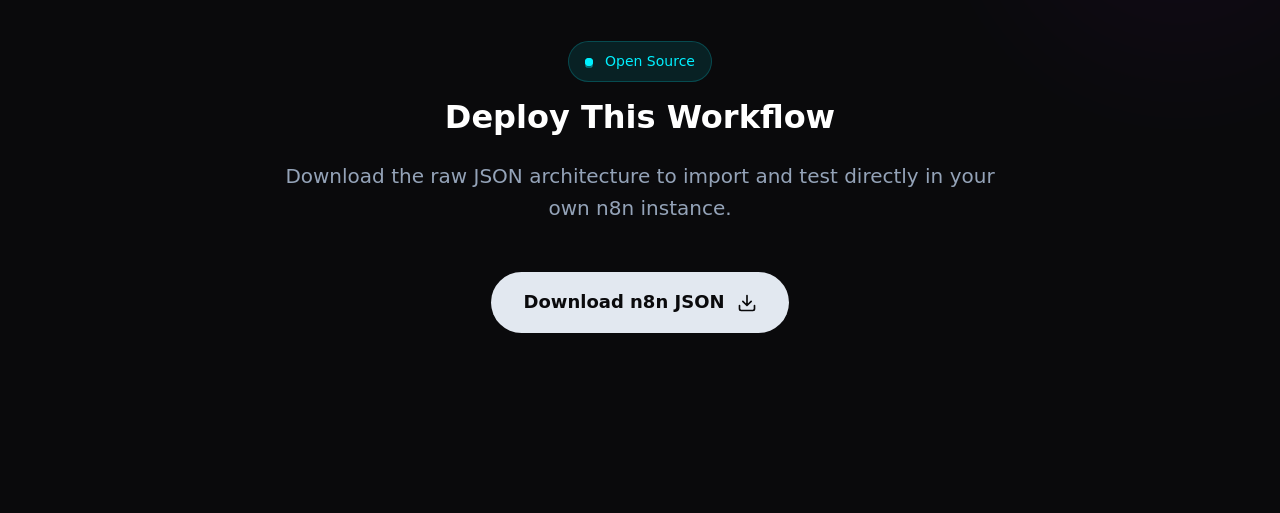
<file: project.html>
<!DOCTYPE html>
<html lang="en">
<head>
  <meta charset="UTF-8">
  <meta name="viewport" content="width=device-width, initial-scale=1.0">
  <title>Workflow Architecture | Amir Ahmed</title>
  <style>
    /* =========================================
       SYNCHRONIZED DESIGN SYSTEM
       ========================================= */
    :root {
      --bg-main: #0a0a0c;
      --bg-secondary: #16161a;
      --text-main: #e2e8f0;
      --text-muted: #94a3b8;
      --neon-accent: #00f0ff;
      --neon-hover: #00c3ff;
      --neon-purple: #b026ff;
      --border-subtle: rgba(255, 255, 255, 0.05);
      --font-main: 'Segoe UI', system-ui, -apple-system, sans-serif;
    }

    * { box-sizing: border-box; margin: 0; padding: 0; }

    body {
      background-color: var(--bg-main);
      color: var(--text-main);
      font-family: var(--font-main);
      line-height: 1.6;
      overflow-x: hidden;
      position: relative;
    }

    ::-webkit-scrollbar { width: 8px; }
    ::-webkit-scrollbar-track { background: var(--bg-main); }
    ::-webkit-scrollbar-thumb { background: var(--bg-secondary); border-radius: 4px; }
    ::-webkit-scrollbar-thumb:hover { background: #27272a; }

    /* =========================================
       AMBIENT BACKGROUND ANIMATIONS
       ========================================= */
    .ambient-node {
      position: absolute;
      border-radius: 50%;
      background: radial-gradient(circle, var(--neon-accent) 0%, transparent 70%);
      opacity: 0.05;
      filter: blur(40px);
      animation: float 15s infinite ease-in-out alternate;
      z-index: -1;
      pointer-events: none;
    }
    .node-1 { width: 400px; height: 400px; top: -100px; left: -100px; }
    .node-2 { width: 500px; height: 500px; bottom: 10%; right: -150px; background: radial-gradient(circle, var(--neon-purple) 0%, transparent 70%); animation-duration: 20s; animation-direction: alternate-reverse; }
    .node-3 { width: 300px; height: 300px; top: 40%; left: 30%; background: radial-gradient(circle, var(--neon-accent) 0%, transparent 70%); animation-duration: 12s; opacity: 0.03; }

    @keyframes float {
      0% { transform: translate(0, 0) scale(1); }
      50% { transform: translate(30px, -50px) scale(1.1); }
      100% { transform: translate(-20px, 20px) scale(0.95); }
    }

    /* =========================================
       ANIMATIONS
       ========================================= */
    @keyframes fadeUp {
      0% { opacity: 0; transform: translateY(40px); }
      100% { opacity: 1; transform: translateY(0); }
    }

    .animate-fade-up { opacity: 0; animation: fadeUp 0.8s cubic-bezier(0.16, 1, 0.3, 1) forwards; }
    .delay-1 { animation-delay: 0.1s; }
    .delay-2 { animation-delay: 0.2s; }
    .delay-3 { animation-delay: 0.3s; }

    /* =========================================
       SUMMARY VIEW (HERO)
       ========================================= */
    #summary-view {
      display: flex; flex-direction: column; align-items: center; justify-content: center;
      text-align: center; padding: 0 24px; position: relative;
      min-height: 100vh;
    }

    .badge {
      display: inline-flex; align-items: center; gap: 12px; padding: 8px 16px;
      border-radius: 50px; background: rgba(0, 240, 255, 0.1); border: 1px solid rgba(0, 240, 255, 0.2);
      color: var(--neon-accent); font-size: 0.875rem; font-weight: 500; margin-bottom: 2rem;
    }

    .ping-dot { position: relative; display: flex; height: 8px; width: 8px; }
    .ping-dot::before, .ping-dot::after {
      content: ''; position: absolute; width: 100%; height: 100%;
      background: var(--neon-accent); border-radius: 50%;
    }
    .ping-dot::before { animation: ping 1.5s cubic-bezier(0, 0, 0.2, 1) infinite; }
    @keyframes ping { 75%, 100% { transform: scale(2); opacity: 0; } }

    .hero-title {
      font-size: clamp(2.5rem, 6vw, 4.5rem); font-weight: 800; color: white;
      line-height: 1.1; margin-bottom: 1.5rem; letter-spacing: -0.02em;
    }
    .hero-title span {
      background: linear-gradient(to right, var(--neon-accent), var(--neon-purple));
      -webkit-background-clip: text; -webkit-text-fill-color: transparent;
    }
    .hero-desc { font-size: 1.25rem; color: var(--text-muted); max-width: 800px; margin: 0 auto 3rem auto; }

    .btn-group { display: flex; gap: 16px; flex-wrap: wrap; justify-content: center; align-items: center; min-height: 80px; }
    
    .primary-btn {
      position: relative; display: inline-flex; align-items: center; justify-content: center; gap: 12px;
      padding: 16px 32px; background: var(--text-main); color: var(--bg-main);
      border: none; border-radius: 50px; font-size: 1.125rem; font-weight: 600;
      cursor: pointer; overflow: hidden; transition: transform 0.2s ease, opacity 0.1s ease;
      white-space: nowrap; 
    }
    .primary-btn:hover { transform: scale(1.05); }
    .primary-btn::before {
      content: ''; position: absolute; inset: 0;
      background: linear-gradient(to right, var(--neon-accent), var(--neon-purple));
      opacity: 0; transition: opacity 0.5s ease;
    }
    .primary-btn:hover::before { opacity: 0.15; }
    .primary-btn span { position: relative; z-index: 1; }
    .primary-btn svg { position: relative; z-index: 1; transition: transform 0.3s ease; width: 20px; height: 20px; flex-shrink: 0; }
    .primary-btn:hover svg { transform: translateY(4px); }

    .secondary-link {
      display: inline-flex; align-items: center; justify-content: center; gap: 8px; padding: 16px 32px;
      color: var(--text-muted); text-decoration: none; font-size: 1.125rem; font-weight: 600;
      transition: all 0.3s ease; border: 1px solid var(--border-subtle); border-radius: 50px;
      white-space: nowrap; transform-origin: center;
    }
    .secondary-link:hover { color: var(--neon-accent); border-color: var(--neon-accent); background: rgba(0,240,255,0.05); }

    /* =========================================
       GALLERY VIEW (SCROLLABLE AREA)
       ========================================= */
    #gallery-view { padding-bottom: 100px; }

    .sticky-nav {
      position: sticky; top: 0; z-index: 50; background: rgba(10, 10, 12, 0.85);
      backdrop-filter: blur(12px); border-bottom: 1px solid var(--border-subtle);
      padding: 24px 0; margin-bottom: 60px;
    }
    .nav-content { display: flex; justify-content: space-between; align-items: center; max-width: 1200px; margin: 0 auto; padding: 0 24px; }
    .back-btn {
      background: transparent; border: none; color: var(--text-muted); font-size: 1rem;
      display: flex; align-items: center; gap: 8px; cursor: pointer; transition: color 0.3s;
    }
    .back-btn:hover { color: white; }
    .back-btn svg { transition: transform 0.3s; width: 20px; height: 20px; }
    .back-btn:hover svg { transform: translateY(-4px); }
    .nav-label { color: var(--neon-accent); font-size: 0.875rem; letter-spacing: 0.05em; text-transform: uppercase; font-weight: 600; }

    .macro-grid { display: grid; grid-template-columns: 1fr; gap: 32px; margin-bottom: 100px; max-width: 1200px; margin: 0 auto 100px auto; padding: 0 24px; }
    @media (min-width: 1024px) { .macro-grid { grid-template-columns: 1fr 1fr; } }
    .macro-card {
      background: var(--bg-secondary); border: 1px solid var(--border-subtle); border-radius: 16px;
      padding: 8px; overflow: hidden; transition: all 0.5s ease;
    }
    .macro-card:hover { border-color: rgba(0, 240, 255, 0.3); box-shadow: 0 0 40px rgba(0, 240, 255, 0.1); }
    .macro-card img { width: 100%; height: auto; border-radius: 12px; display: block; transition: transform 0.7s ease; }
    .macro-card:hover img { transform: scale(1.02); }

    .step-section { max-width: 1200px; margin: 0 auto 120px auto; padding: 0 24px; display: grid; grid-template-columns: 1fr; gap: 40px; align-items: center; }
    @media (min-width: 1024px) {
      .step-section { grid-template-columns: 5fr 7fr; gap: 80px; }
      .step-reverse .text-content { order: 2; }
      .step-reverse .image-content { order: 1; }
      .text-content { position: sticky; top: 120px; }
    }

    .step-header { display: flex; align-items: center; gap: 16px; margin-bottom: 24px; }
    .step-number { font-family: monospace; font-size: 1.5rem; color: #52525b; }
    .step-line { height: 1px; width: 48px; background: #27272a; }
    .step-title { font-size: 2.5rem; font-weight: 700; color: white; margin-bottom: 24px; line-height: 1.2; }

    .image-content {
      position: relative; border-radius: 16px; background: rgba(22, 22, 26, 0.6);
      border: 1px solid rgba(255, 255, 255, 0.05); padding: 12px; transition: transform 0.5s ease;
    }
    .image-content:hover { transform: translateY(-5px) scale(1.02); }
    .image-content::before {
      content: ''; position: absolute; inset: -4px; background: linear-gradient(45deg, transparent, rgba(0, 240, 255, 0.15), var(--neon-purple), transparent);
      border-radius: 20px; filter: blur(20px); opacity: 0; transition: opacity 0.5s ease; z-index: -1;
    }
    .image-content:hover::before { opacity: 1; }

    .ide-window { background: var(--bg-main); border: 1px solid #27272a; border-radius: 12px; overflow: hidden; }
    .ide-header { background: var(--bg-secondary); border-bottom: 1px solid #27272a; height: 40px; display: flex; align-items: center; padding: 0 16px; gap: 8px; }
    .ide-dot { width: 12px; height: 12px; border-radius: 50%; background: #3f3f46; }
    .ide-title { margin-left: 16px; font-family: monospace; font-size: 0.75rem; color: #71717a; }
    .ide-window img { width: 100%; display: block; }

    .download-section { text-align: center; padding: 80px 24px; margin: 0 auto; max-width: 800px; border-top: 1px solid var(--border-subtle); }
    .download-section svg { transition: transform 0.3s ease; }
    .primary-btn:hover svg.download-icon { transform: translateY(4px); }
  </style>
</head>
<body>

  <div class="ambient-node node-1"></div>
  <div class="ambient-node node-2"></div>
  <div class="ambient-node node-3"></div>

  <div id="app">
    <section id="summary-view">
      <div class="animate-fade-up">
        <div class="badge">
          <div class="ping-dot"></div>
          Client Success Workflow Automation
        </div>
      </div>

      <h1 class="hero-title animate-fade-up delay-1">
        Enterprise Appointment <br>
        <span>Intelligence via n8n</span>
      </h1>

      <p class="hero-desc animate-fade-up delay-2">
        An automated, human-in-the-loop qualification system that intercepts, analyzes, and routes high-value client engagements using AI text classification.
      </p>

      <div class="btn-group animate-fade-up delay-3">
        <a href="index.html" id="btn-portfolio" class="secondary-link">← Back to Portfolio</a>
        <button id="btn-view-architecture" class="primary-btn">
          <span>View Workflow Architecture</span>
          <svg viewBox="0 0 24 24" fill="none" stroke="currentColor" stroke-width="2" stroke-linecap="round" stroke-linejoin="round"><path d="M12 5v14M5 12l7 7 7-7"/></svg>
        </button>
      </div>
    </section>

    <section id="gallery-view">
      <nav class="sticky-nav">
        <div class="nav-content">
          <button id="btn-back" class="back-btn">
            <svg viewBox="0 0 24 24" fill="none" stroke="currentColor" stroke-width="2" stroke-linecap="round" stroke-linejoin="round"><path d="M12 19V5M5 12l7-7 7 7"/></svg>
            Back to Top
          </button>
          <div class="nav-label">System Architecture</div>
        </div>
      </nav>

      <div class="macro-grid">
        <div class="macro-card"><img src="photo_2026-07-04_22-21-02.jpg" alt="Main Qualification Path"></div>
        <div class="macro-card"><img src="photo_2026-07-04_22-21-03.jpg" alt="Sub-Workflow Approval Path"></div>
      </div>

      <div class="step-section">
        <div class="text-content">
          <div class="step-header"><span class="step-number">01</span><div class="step-line"></div></div>
          <h3 class="step-title">Qualify Enquiries Using AI</h3>
          <p class="hero-desc" style="margin: 0; font-size: 1.125rem;">I use n8n's multi-step forms to build clean, conversational booking experiences instead of long, boring forms. In this setup, when a client asks for a meeting, an AI text classifier screens their request first.</p>
        </div>
        <div class="image-content">
          <div class="ide-window"><div class="ide-header"><div class="ide-dot"></div><div class="ide-dot"></div><div class="ide-dot"></div><div class="ide-title">n8n-nodes-base / qualify-enquiries</div></div><img src="photo_2026-07-04_21-32-10.jpg" alt="Qualify Enquiries Node"></div>
        </div>
      </div>

      <div class="step-section step-reverse">
        <div class="text-content">
          <div class="step-header"><span class="step-number">02</span><div class="step-line"></div></div>
          <h3 class="step-title">Split Form For Better User Experience</h3>
          <p class="hero-desc" style="margin: 0; font-size: 1.125rem;">I broke the onboarding flow into smaller sections to keep users engaged and avoid overwhelming them. Once the user agrees to the terms, the workflow advances to the next step to let them choose an available date and time.</p>
        </div>
        <div class="image-content">
          <div class="ide-window"><div class="ide-header"><div class="ide-dot"></div><div class="ide-dot"></div><div class="ide-dot"></div><div class="ide-title">n8n-nodes-base / split-forms</div></div><img src="photo_2026-07-04_21-32-12.jpg" alt="Split Form Nodes"></div>
        </div>
      </div>

      <div class="step-section">
        <div class="text-content">
          <div class="step-header"><span class="step-number">03</span><div class="step-line"></div></div>
          <h3 class="step-title">Send Acknowledgement and Start Approval</h3>
          <p class="hero-desc" style="margin: 0; font-size: 1.125rem;">As soon as the user finishes the forms, the system sends them a beautiful email confirmation instantly. Simultaneously, the main workflow triggers a hidden background path that alerts me of the request.</p>
        </div>
        <div class="image-content">
          <div class="ide-window"><div class="ide-header"><div class="ide-dot"></div><div class="ide-dot"></div><div class="ide-dot"></div><div class="ide-title">n8n-nodes-base / background-trigger</div></div><img src="photo_2026-07-04_21-32-11 (2).jpg" alt="Approval Trigger Node"></div>
        </div>
      </div>

      <div class="step-section step-reverse">
        <div class="text-content">
          <div class="step-header"><span class="step-number">04</span><div class="step-line"></div></div>
          <h3 class="step-title">Approve or Decline Appointment</h3>
          <p class="hero-desc" style="margin: 0; font-size: 1.125rem;">I built a 'human-in-the-loop' approval flow using an n8n automation linked directly to my inbox. The system pauses and sends me a clean email containing the AI's summary and two simple action buttons: Confirm or Decline.</p>
        </div>
        <div class="image-content">
          <div class="ide-window"><div class="ide-header"><div class="ide-dot"></div><div class="ide-dot"></div><div class="ide-dot"></div><div class="ide-title">n8n-nodes-base / google-calendar-sync</div></div><img src="photo_2026-07-04_21-32-11.jpg" alt="Calendar Execution Node"></div>
        </div>
      </div>

      <div class="download-section">
        <div class="badge" style="margin-bottom: 1rem;"><div class="ping-dot" style="background: transparent;"><svg viewBox="0 0 24 24" width="12" height="12" fill="none" stroke="currentColor" stroke-width="2" stroke-linecap="round" stroke-linejoin="round" style="color: var(--neon-accent);"><path d="M21 15v4a2 2 0 0 1-2 2H5a2 2 0 0 1-2-2v-4M7 10l5 5 5-5M12 15V3"/></svg></div>Open Source</div>
        <h3 class="step-title" style="font-size: 2rem;">Deploy This Workflow</h3>
        <p class="hero-desc">Download the raw JSON architecture to import and test directly in your own n8n instance.</p>
        <a href="AI-Powered Booking System.json" download="AI-Powered Booking System.json" class="primary-btn" style="text-decoration: none; display: inline-flex;"><span>Download n8n JSON</span><svg class="download-icon" viewBox="0 0 24 24" fill="none" stroke="currentColor" stroke-width="2" stroke-linecap="round" stroke-linejoin="round" style="width: 20px; height: 20px;"><path d="M21 15v4a2 2 0 0 1-2 2H5a2 2 0 0 1-2-2v-4M7 10l5 5 5-5M12 15V3"/></svg></a>
      </div>
    </section>
  </div>

  <script>
    document.addEventListener("DOMContentLoaded", () => {
      const btnViewArch = document.getElementById('btn-view-architecture');
      const btnPortfolio = document.getElementById('btn-portfolio');
      const btnBack = document.getElementById('btn-back');
      const galleryView = document.getElementById('gallery-view');

      btnViewArch.addEventListener('click', () => {
        galleryView.scrollIntoView({ behavior: 'smooth' });
      });

      btnBack.addEventListener('click', () => {
        window.scrollTo({ top: 0, behavior: 'smooth' });
      });
    });
  </script>
</body>
</html>
</file>
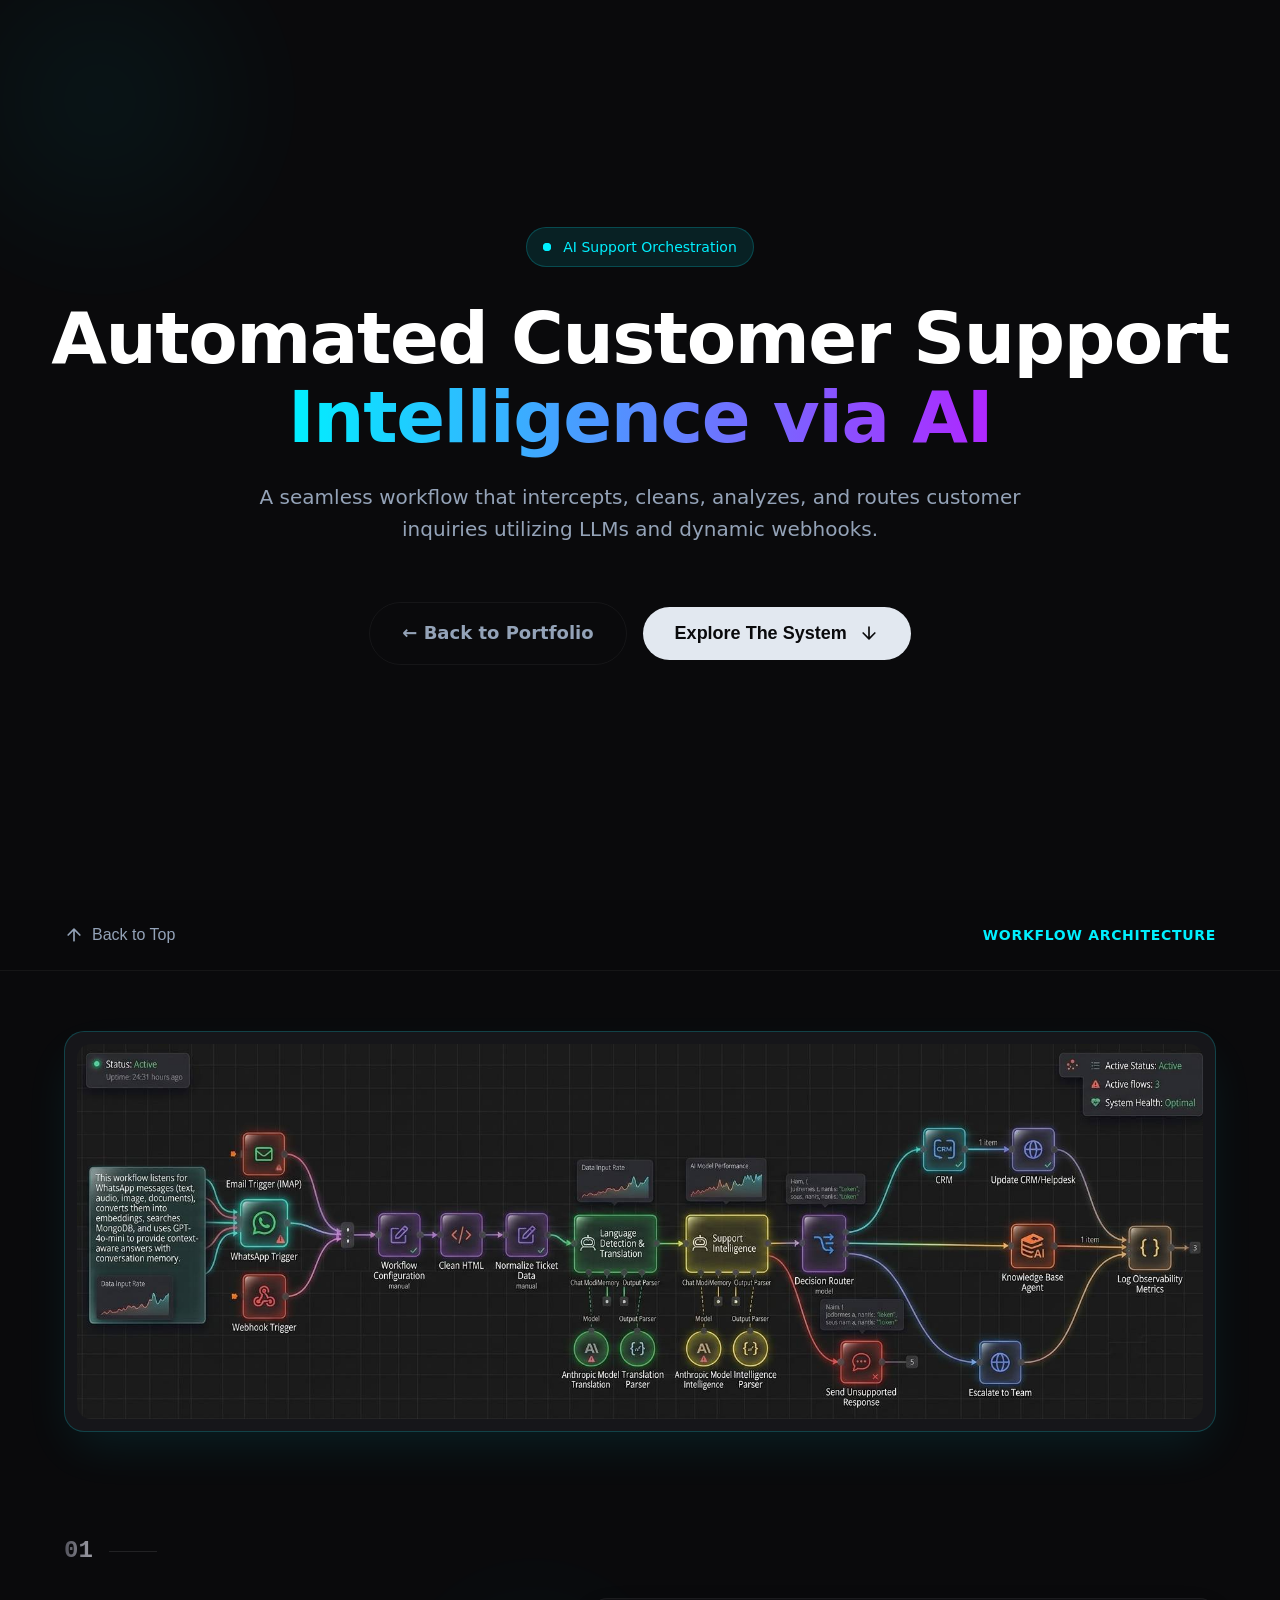
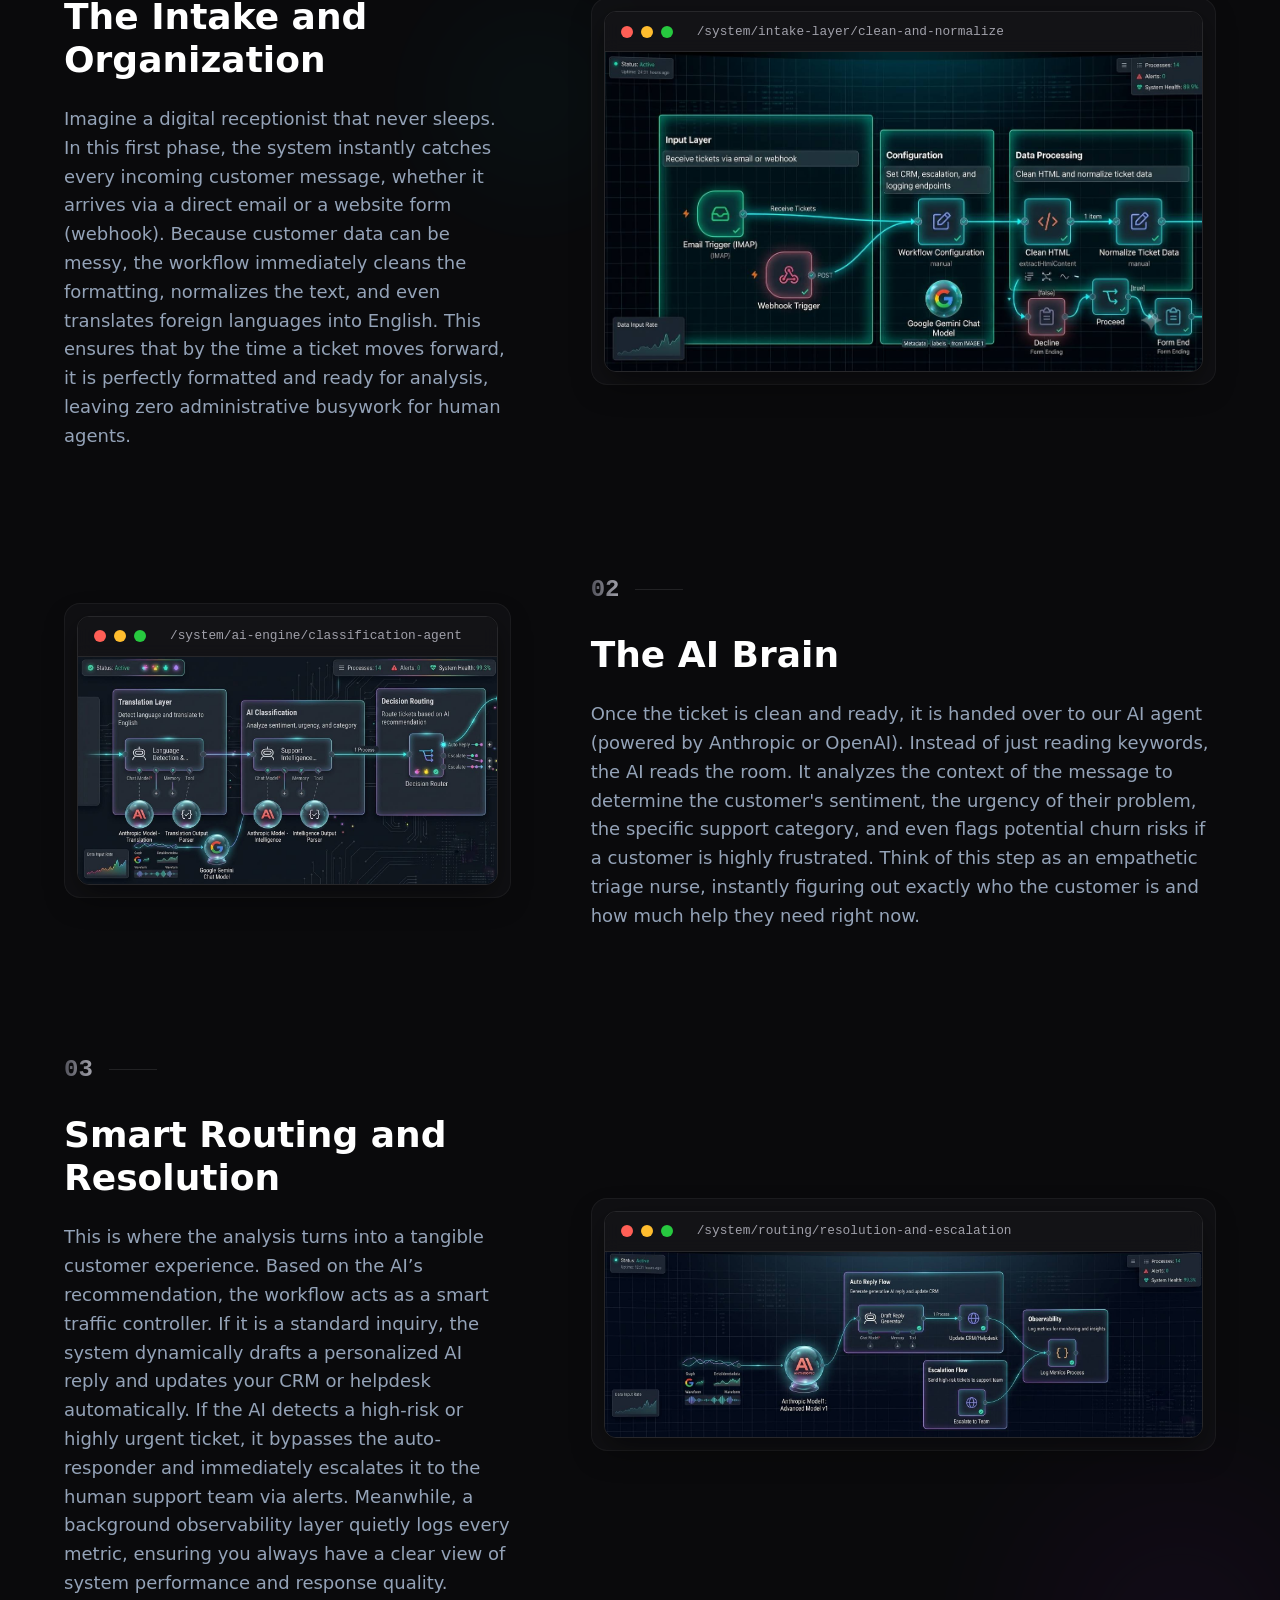
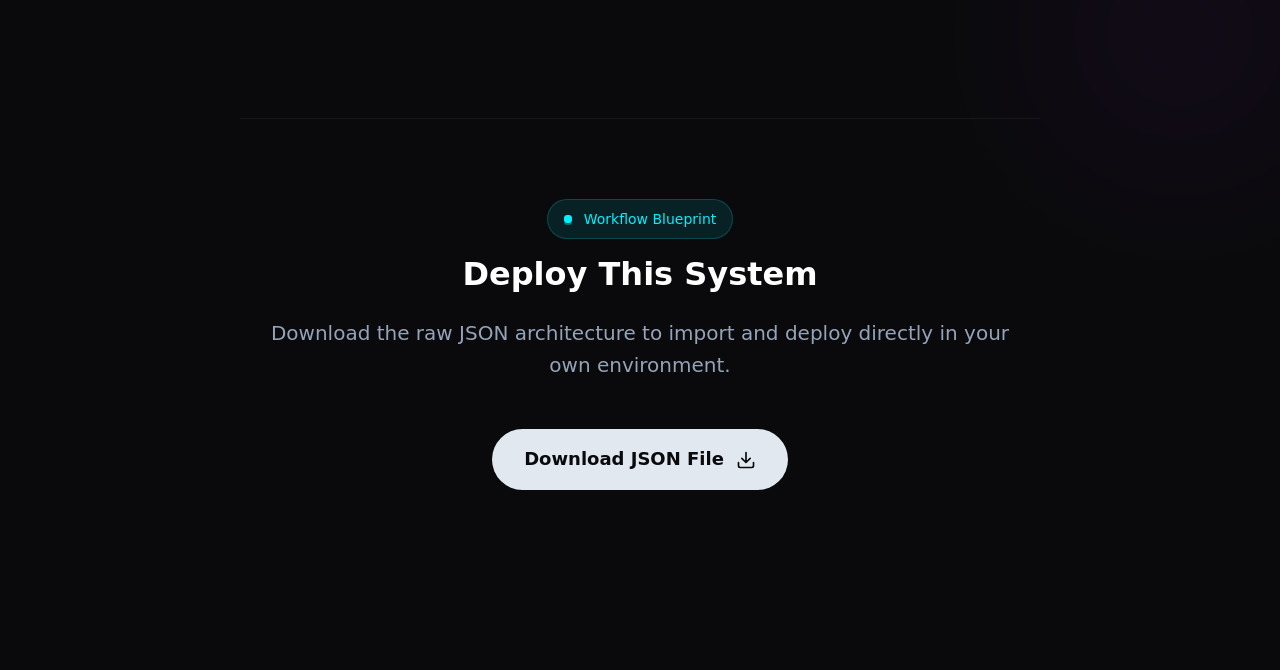
<file: Project_21.html>
<!DOCTYPE html>
<html lang="en">
<head>
  <meta charset="UTF-8">
  <meta name="viewport" content="width=device-width, initial-scale=1.0">
  <title>Support Automation Workflow | Portfolio</title>
  <style>
    /* =========================================
       SYNCHRONIZED DESIGN SYSTEM
       ========================================= */
    :root {
      --bg-main: #0a0a0c;
      --bg-secondary: #16161a;
      --text-main: #e2e8f0;
      --text-muted: #94a3b8;
      --neon-accent: #00f0ff;
      --neon-hover: #00c3ff;
      --neon-purple: #b026ff;
      --border-subtle: rgba(255, 255, 255, 0.05);
      --font-main: 'Segoe UI', system-ui, -apple-system, sans-serif;
    }

    * { box-sizing: border-box; margin: 0; padding: 0; }

    body {
      background-color: var(--bg-main);
      color: var(--text-main);
      font-family: var(--font-main);
      line-height: 1.6;
      overflow-x: hidden;
      position: relative;
    }

    ::-webkit-scrollbar { width: 8px; }
    ::-webkit-scrollbar-track { background: var(--bg-main); }
    ::-webkit-scrollbar-thumb { background: var(--bg-secondary); border-radius: 4px; }
    ::-webkit-scrollbar-thumb:hover { background: #27272a; }

    /* =========================================
       AMBIENT BACKGROUND ANIMATIONS
       ========================================= */
    .ambient-node {
      position: absolute;
      border-radius: 50%;
      background: radial-gradient(circle, var(--neon-accent) 0%, transparent 70%);
      opacity: 0.05;
      filter: blur(40px);
      animation: float 15s infinite ease-in-out alternate;
      z-index: -1;
      pointer-events: none;
    }
    .node-1 { width: 400px; height: 400px; top: -100px; left: -100px; }
    .node-2 { width: 500px; height: 500px; bottom: 10%; right: -150px; background: radial-gradient(circle, var(--neon-purple) 0%, transparent 70%); animation-duration: 20s; animation-direction: alternate-reverse; }
    .node-3 { width: 300px; height: 300px; top: 40%; left: 30%; background: radial-gradient(circle, var(--neon-accent) 0%, transparent 70%); animation-duration: 12s; opacity: 0.03; }

    @keyframes float {
      0% { transform: translate(0, 0) scale(1); }
      50% { transform: translate(30px, -50px) scale(1.1); }
      100% { transform: translate(-20px, 20px) scale(0.95); }
    }

    /* =========================================
       ANIMATIONS
       ========================================= */
    @keyframes fadeUp {
      0% { opacity: 0; transform: translateY(40px); }
      100% { opacity: 1; transform: translateY(0); }
    }

    .animate-fade-up { opacity: 0; animation: fadeUp 0.8s cubic-bezier(0.16, 1, 0.3, 1) forwards; }
    .delay-1 { animation-delay: 0.1s; }
    .delay-2 { animation-delay: 0.2s; }
    .delay-3 { animation-delay: 0.3s; }

    /* =========================================
       SUMMARY VIEW (HERO)
       ========================================= */
    #summary-view {
      display: flex; flex-direction: column; align-items: center; justify-content: center;
      text-align: center; padding: 0 24px; position: relative;
      min-height: 100vh;
    }

    .badge {
      display: inline-flex; align-items: center; gap: 12px; padding: 8px 16px;
      border-radius: 50px; background: rgba(0, 240, 255, 0.1); border: 1px solid rgba(0, 240, 255, 0.2);
      color: var(--neon-accent); font-size: 0.875rem; font-weight: 500; margin-bottom: 2rem;
    }

    .ping-dot { position: relative; display: flex; height: 8px; width: 8px; }
    .ping-dot::before, .ping-dot::after {
      content: ''; position: absolute; width: 100%; height: 100%;
      background: var(--neon-accent); border-radius: 50%;
    }
    .ping-dot::before { animation: ping 1.5s cubic-bezier(0, 0, 0.2, 1) infinite; }
    @keyframes ping { 75%, 100% { transform: scale(2); opacity: 0; } }

    .hero-title {
      font-size: clamp(2.5rem, 6vw, 4.5rem); font-weight: 800; color: white;
      line-height: 1.1; margin-bottom: 1.5rem; letter-spacing: -0.02em;
    }
    .hero-title span {
      background: linear-gradient(to right, var(--neon-accent), var(--neon-purple));
      -webkit-background-clip: text; -webkit-text-fill-color: transparent;
    }
    .hero-desc { font-size: 1.25rem; color: var(--text-muted); max-width: 800px; margin: 0 auto 3rem auto; }

    .btn-group { display: flex; gap: 16px; flex-wrap: wrap; justify-content: center; align-items: center; min-height: 80px; z-index: 10; }
    
    .primary-btn {
      position: relative; display: inline-flex; align-items: center; justify-content: center; gap: 12px;
      padding: 16px 32px; background: var(--text-main); color: var(--bg-main);
      border: none; border-radius: 50px; font-size: 1.125rem; font-weight: 600;
      cursor: pointer; overflow: hidden; transition: transform 0.2s ease, opacity 0.1s ease;
      white-space: nowrap; text-decoration: none;
    }
    .primary-btn:hover { transform: scale(1.05); }
    .primary-btn::before {
      content: ''; position: absolute; inset: 0;
      background: linear-gradient(to right, var(--neon-accent), var(--neon-purple));
      opacity: 0; transition: opacity 0.5s ease;
    }
    .primary-btn:hover::before { opacity: 0.15; }
    .primary-btn span { position: relative; z-index: 1; }
    .primary-btn svg { position: relative; z-index: 1; transition: transform 0.3s ease; width: 20px; height: 20px; flex-shrink: 0; }
    .primary-btn:hover svg { transform: translateY(4px); }

    .secondary-link {
      display: inline-flex; align-items: center; justify-content: center; gap: 8px; padding: 16px 32px;
      color: var(--text-muted); text-decoration: none; font-size: 1.125rem; font-weight: 600;
      transition: all 0.3s ease; border: 1px solid var(--border-subtle); border-radius: 50px;
      white-space: nowrap; transform-origin: center;
    }
    .secondary-link:hover { color: var(--neon-accent); border-color: var(--neon-accent); background: rgba(0,240,255,0.05); }

    /* =========================================
       GALLERY VIEW (SCROLLABLE AREA)
       ========================================= */
    #gallery-view { padding-bottom: 100px; }

    .sticky-nav {
      position: sticky; top: 0; z-index: 50; background: rgba(10, 10, 12, 0.85);
      backdrop-filter: blur(12px); border-bottom: 1px solid var(--border-subtle);
      padding: 24px 0; margin-bottom: 60px;
    }
    .nav-content { display: flex; justify-content: space-between; align-items: center; max-width: 1200px; margin: 0 auto; padding: 0 24px; }
    .back-btn {
      background: transparent; border: none; color: var(--text-muted); font-size: 1rem;
      display: flex; align-items: center; gap: 8px; cursor: pointer; transition: color 0.3s;
    }
    .back-btn:hover { color: white; }
    .back-btn svg { transition: transform 0.3s; width: 20px; height: 20px; }
    .back-btn:hover svg { transform: translateY(-4px); }
    .nav-label { color: var(--neon-accent); font-size: 0.875rem; letter-spacing: 0.05em; text-transform: uppercase; font-weight: 600; }

    /* Refined Main Project Image Presentation */
    .macro-grid { display: block; margin-bottom: 120px; max-width: 1200px; margin: 0 auto 100px auto; padding: 0 24px; }
    .main-project-card {
      position: relative; background: var(--bg-secondary); border: 1px solid rgba(0, 240, 255, 0.2); 
      border-radius: 20px; padding: 12px; overflow: hidden; transition: all 0.5s ease;
      box-shadow: 0 20px 50px -10px rgba(0, 240, 255, 0.1);
    }
    .main-project-card::before {
      content: ''; position: absolute; inset: -2px; z-index: -1;
      background: linear-gradient(135deg, var(--neon-accent), var(--neon-purple), transparent 50%);
      border-radius: 22px; filter: blur(15px); opacity: 0.5;
    }
    .main-project-card img { width: 100%; height: auto; border-radius: 14px; display: block; }

    .step-section { max-width: 1200px; margin: 0 auto 120px auto; padding: 0 24px; display: grid; grid-template-columns: 1fr; gap: 40px; align-items: center; }
    @media (min-width: 1024px) {
      .step-section { grid-template-columns: 5fr 7fr; gap: 80px; }
      .step-reverse .text-content { order: 2; }
      .step-reverse .image-content { order: 1; }
      .text-content { position: sticky; top: 120px; }
    }

    .step-header { display: flex; align-items: center; gap: 16px; margin-bottom: 24px; }
    .step-number { font-family: monospace; font-size: 1.5rem; font-weight: 800; background: linear-gradient(to right, #52525b, #a1a1aa); -webkit-background-clip: text; -webkit-text-fill-color: transparent; }
    .step-line { height: 1px; width: 48px; background: rgba(255,255,255,0.1); }
    .step-title { font-size: 2.25rem; font-weight: 700; color: white; margin-bottom: 24px; line-height: 1.2; }

    .image-content {
      position: relative; border-radius: 16px; background: rgba(22, 22, 26, 0.6);
      border: 1px solid rgba(255, 255, 255, 0.05); padding: 12px; transition: transform 0.5s ease;
    }
    .image-content:hover { transform: translateY(-5px) scale(1.02); }
    .image-content::before {
      content: ''; position: absolute; inset: -4px; background: linear-gradient(45deg, transparent, rgba(0, 240, 255, 0.15), var(--neon-purple), transparent);
      border-radius: 20px; filter: blur(20px); opacity: 0; transition: opacity 0.5s ease; z-index: -1;
    }
    .image-content:hover::before { opacity: 1; }

    /* Enhanced IDE Window mimicking macOS terminal */
    .ide-window { background: var(--bg-main); border: 1px solid #27272a; border-radius: 12px; overflow: hidden; box-shadow: 0 10px 30px rgba(0,0,0,0.5); }
    .ide-header { background: rgba(22, 22, 26, 0.8); backdrop-filter: blur(8px); border-bottom: 1px solid #27272a; height: 40px; display: flex; align-items: center; padding: 0 16px; gap: 8px; }
    .ide-dot { width: 12px; height: 12px; border-radius: 50%; }
    .ide-dot.close { background: #ff5f56; }
    .ide-dot.minimize { background: #ffbd2e; }
    .ide-dot.maximize { background: #27c93f; }
    .ide-title { margin-left: 16px; font-family: monospace; font-size: 0.8rem; color: #a1a1aa; font-weight: 500; }
    .ide-window img { width: 100%; display: block; object-fit: cover; }

    .download-section { text-align: center; padding: 80px 24px; margin: 0 auto; max-width: 800px; border-top: 1px solid var(--border-subtle); }
    .download-section svg { transition: transform 0.3s ease; }
    .primary-btn:hover svg.download-icon { transform: translateY(4px); }
  </style>
</head>
<body>

  <!-- Ambient glowing background nodes -->
  <div class="ambient-node node-1"></div>
  <div class="ambient-node node-2"></div>
  <div class="ambient-node node-3"></div>

  <div id="app">
    <!-- Hero Section -->
    <section id="summary-view">
      <div class="animate-fade-up">
        <div class="badge">
          <div class="ping-dot"></div>
          AI Support Orchestration
        </div>
      </div>

      <h1 class="hero-title animate-fade-up delay-1">
        Automated Customer Support <br>
        <span>Intelligence via AI</span>
      </h1>

      <p class="hero-desc animate-fade-up delay-2">
        A seamless workflow that intercepts, cleans, analyzes, and routes customer inquiries utilizing LLMs and dynamic webhooks.
      </p>

      <div class="btn-group animate-fade-up delay-3">
        <a href="index.html" id="btn-portfolio" class="secondary-link">← Back to Portfolio</a>
        <button id="btn-view-architecture" class="primary-btn">
          <span>Explore The System</span>
          <svg viewBox="0 0 24 24" fill="none" stroke="currentColor" stroke-width="2" stroke-linecap="round" stroke-linejoin="round"><path d="M12 5v14M5 12l7 7 7-7"/></svg>
        </button>
      </div>
    </section>

    <!-- Main Content & Steps -->
    <section id="gallery-view">
      <nav class="sticky-nav">
        <div class="nav-content">
          <button id="btn-back" class="back-btn">
            <svg viewBox="0 0 24 24" fill="none" stroke="currentColor" stroke-width="2" stroke-linecap="round" stroke-linejoin="round"><path d="M12 19V5M5 12l7-7 7 7"/></svg>
            Back to Top
          </button>
          <div class="nav-label">Workflow Architecture</div>
        </div>
      </nav>

      <!-- Main Project Overview Picture -->
      <div class="macro-grid">
        <div class="main-project-card">
          <img src="project2_main.jpg" alt="Complete AI Workflow System Architecture">
        </div>
      </div>

      <!-- Step 01 -->
      <div class="step-section">
        <div class="text-content">
          <div class="step-header"><span class="step-number">01</span><div class="step-line"></div></div>
          <h3 class="step-title">The Intake and Organization</h3>
          <p class="hero-desc" style="margin: 0; font-size: 1.125rem;">
            Imagine a digital receptionist that never sleeps. In this first phase, the system instantly catches every incoming customer message, whether it arrives via a direct email or a website form (webhook). Because customer data can be messy, the workflow immediately cleans the formatting, normalizes the text, and even translates foreign languages into English. This ensures that by the time a ticket moves forward, it is perfectly formatted and ready for analysis, leaving zero administrative busywork for human agents.
          </p>
        </div>
        <div class="image-content">
          <div class="ide-window">
            <div class="ide-header">
              <div class="ide-dot close"></div><div class="ide-dot minimize"></div><div class="ide-dot maximize"></div>
              <div class="ide-title">/system/intake-layer/clean-and-normalize</div>
            </div>
            <img src="project_1.jpg" alt="Data Intake and Normalization Nodes">
          </div>
        </div>
      </div>

      <!-- Step 02 -->
      <div class="step-section step-reverse">
        <div class="text-content">
          <div class="step-header"><span class="step-number">02</span><div class="step-line"></div></div>
          <h3 class="step-title">The AI Brain</h3>
          <p class="hero-desc" style="margin: 0; font-size: 1.125rem;">
            Once the ticket is clean and ready, it is handed over to our AI agent (powered by Anthropic or OpenAI). Instead of just reading keywords, the AI reads the room. It analyzes the context of the message to determine the customer's sentiment, the urgency of their problem, the specific support category, and even flags potential churn risks if a customer is highly frustrated. Think of this step as an empathetic triage nurse, instantly figuring out exactly who the customer is and how much help they need right now.
          </p>
        </div>
        <div class="image-content">
          <div class="ide-window">
            <div class="ide-header">
              <div class="ide-dot close"></div><div class="ide-dot minimize"></div><div class="ide-dot maximize"></div>
              <div class="ide-title">/system/ai-engine/classification-agent</div>
            </div>
            <img src="project_2.jpg" alt="AI Classification and Sentiment Analysis Nodes">
          </div>
        </div>
      </div>

      <!-- Step 03 -->
      <div class="step-section">
        <div class="text-content">
          <div class="step-header"><span class="step-number">03</span><div class="step-line"></div></div>
          <h3 class="step-title">Smart Routing and Resolution</h3>
          <p class="hero-desc" style="margin: 0; font-size: 1.125rem;">
            This is where the analysis turns into a tangible customer experience. Based on the AI’s recommendation, the workflow acts as a smart traffic controller. If it is a standard inquiry, the system dynamically drafts a personalized AI reply and updates your CRM or helpdesk automatically. If the AI detects a high-risk or highly urgent ticket, it bypasses the auto-responder and immediately escalates it to the human support team via alerts. Meanwhile, a background observability layer quietly logs every metric, ensuring you always have a clear view of system performance and response quality.
          </p>
        </div>
        <div class="image-content">
          <div class="ide-window">
            <div class="ide-header">
              <div class="ide-dot close"></div><div class="ide-dot minimize"></div><div class="ide-dot maximize"></div>
              <div class="ide-title">/system/routing/resolution-and-escalation</div>
            </div>
            <img src="project_3.jpg" alt="Automated Routing and Escalation Execution">
          </div>
        </div>
      </div>

      <!-- JSON Download Section -->
      <div class="download-section">
        <div class="badge" style="margin-bottom: 1rem;">
          <div class="ping-dot" style="background: transparent;">
            <svg viewBox="0 0 24 24" width="12" height="12" fill="none" stroke="currentColor" stroke-width="2" stroke-linecap="round" stroke-linejoin="round" style="color: var(--neon-accent);"><path d="M21 15v4a2 2 0 0 1-2 2H5a2 2 0 0 1-2-2v-4M7 10l5 5 5-5M12 15V3"/></svg>
          </div>
          Workflow Blueprint
        </div>
        <h3 class="step-title" style="font-size: 2rem;">Deploy This System</h3>
        <p class="hero-desc">Download the raw JSON architecture to import and deploy directly in your own environment.</p>
        <!-- Corrected download button to serve Project_2.json as per instruction #5 -->
        <a href="Automated Customer Support Intelligence.json" download="Automated Customer Support Intelligence.json" class="primary-btn" style="text-decoration: none; display: inline-flex;">
          <span>Download JSON File</span>
          <svg class="download-icon" viewBox="0 0 24 24" fill="none" stroke="currentColor" stroke-width="2" stroke-linecap="round" stroke-linejoin="round" style="width: 20px; height: 20px;"><path d="M21 15v4a2 2 0 0 1-2 2H5a2 2 0 0 1-2-2v-4M7 10l5 5 5-5M12 15V3"/></svg>
        </a>
      </div>
    </section>
  </div>

  <script>
    document.addEventListener("DOMContentLoaded", () => {
      const btnViewArch = document.getElementById('btn-view-architecture');
      const btnBack = document.getElementById('btn-back');
      const galleryView = document.getElementById('gallery-view');

      // Smooth scroll down to the architecture gallery
      btnViewArch.addEventListener('click', () => {
        galleryView.scrollIntoView({ behavior: 'smooth' });
      });

      // Smooth scroll back to the top of the page
      btnBack.addEventListener('click', () => {
        window.scrollTo({ top: 0, behavior: 'smooth' });
      });
      
      // Removed scroll-based transformation event listener per instruction #7.
      // The hero buttons will no longer move or disappear on scroll.
    });
  </script>
</body>
</html>
</file>
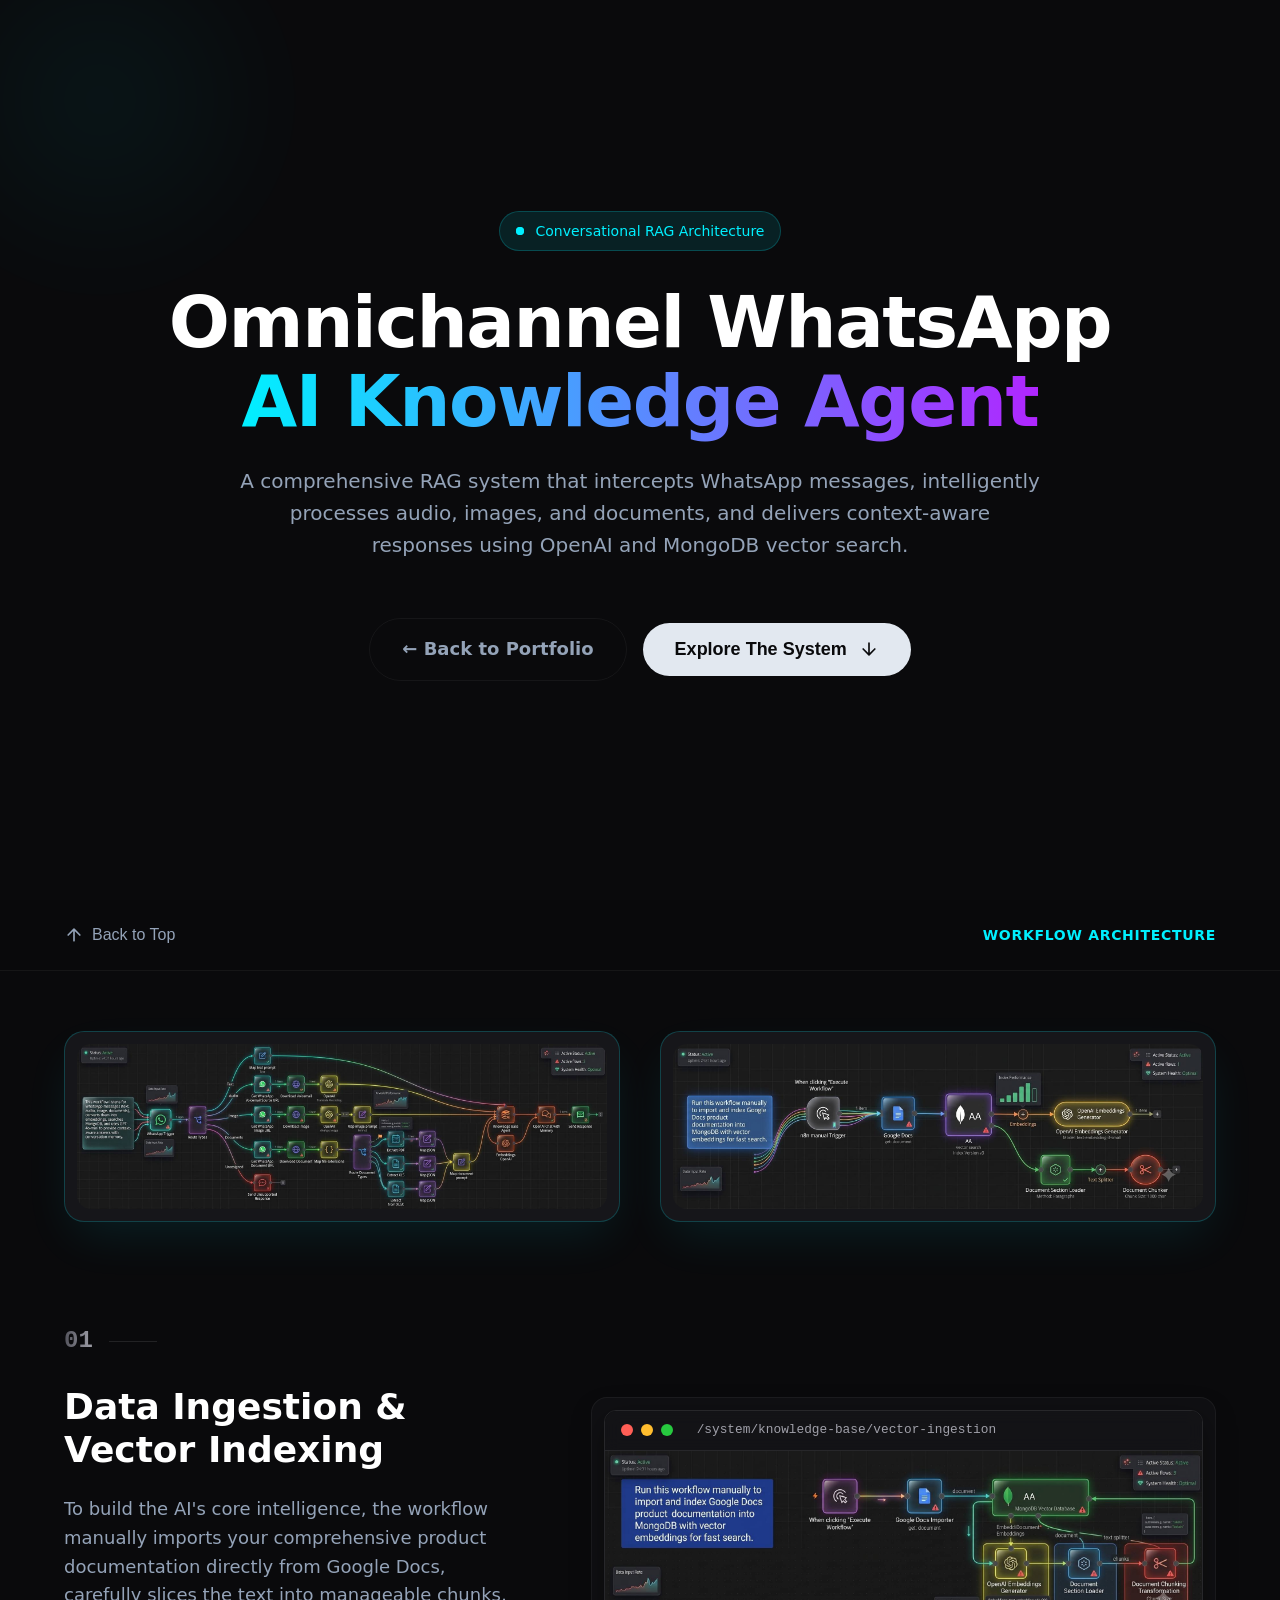
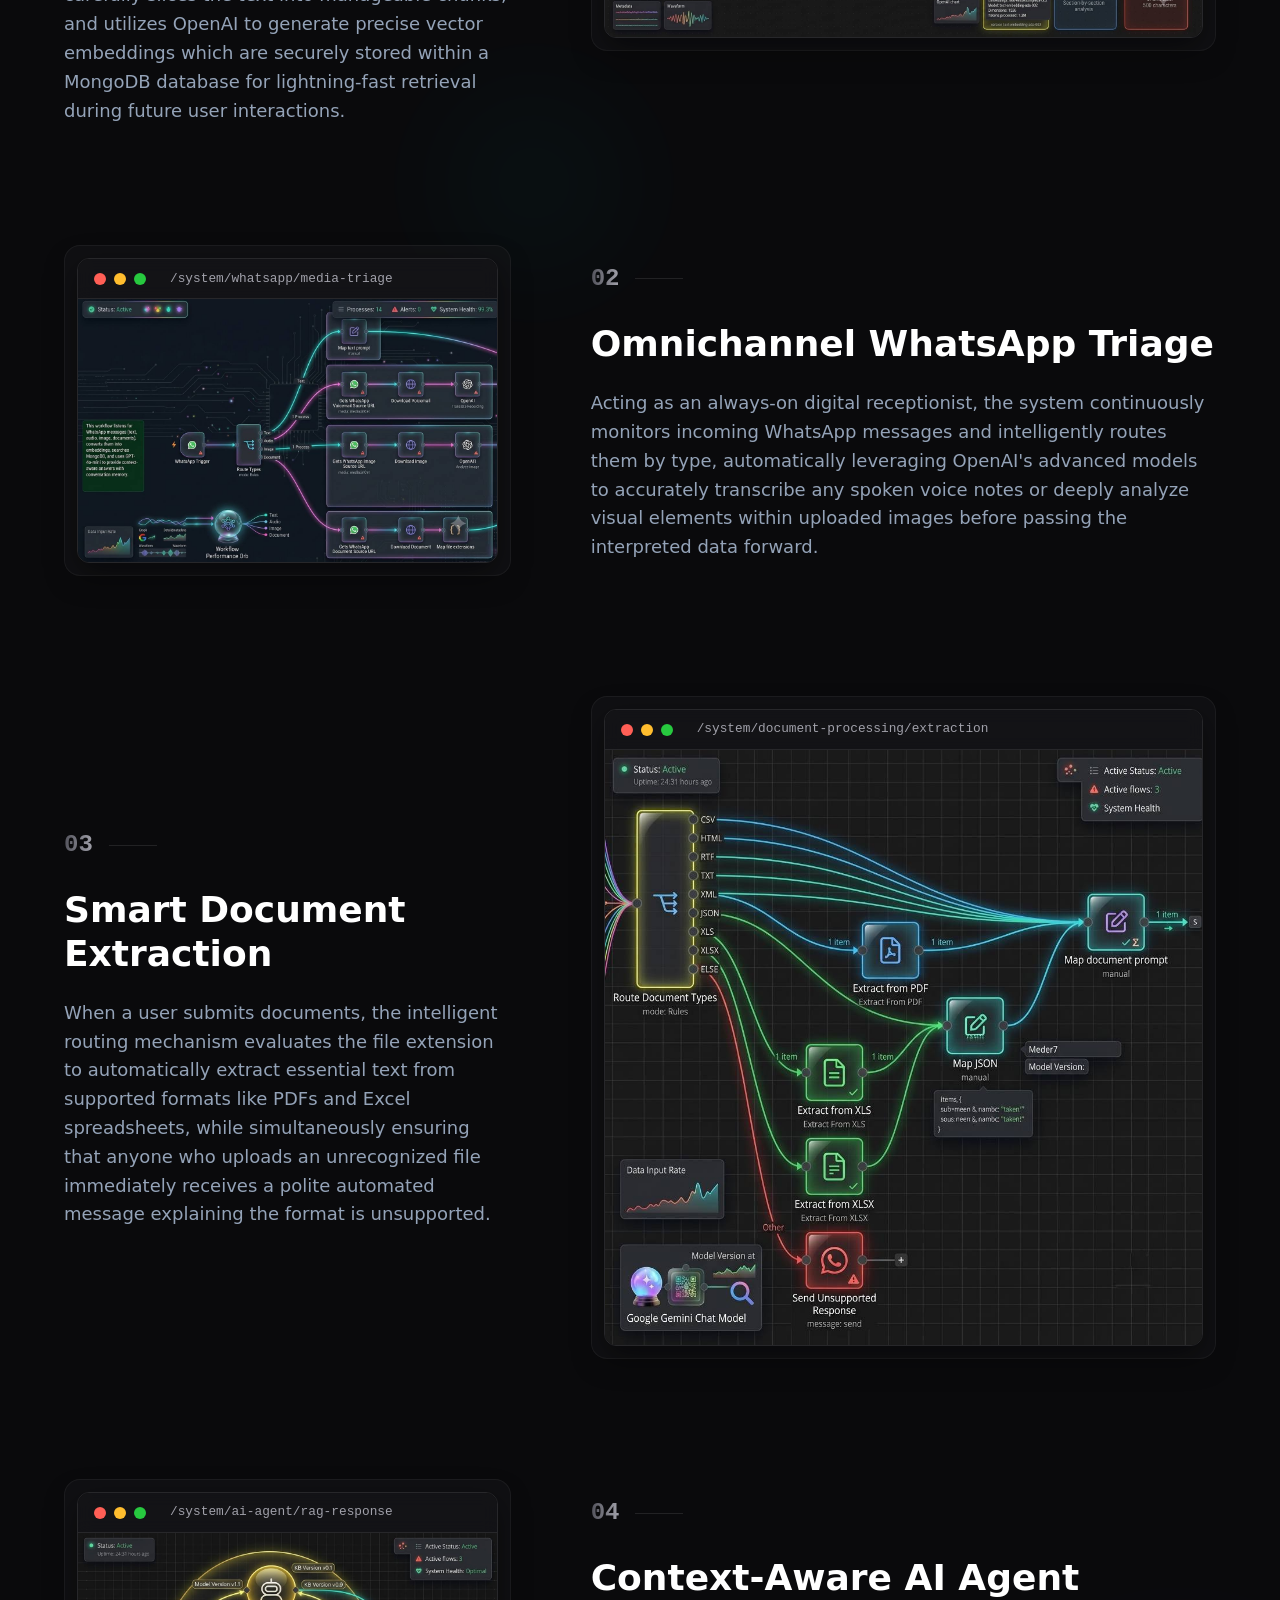
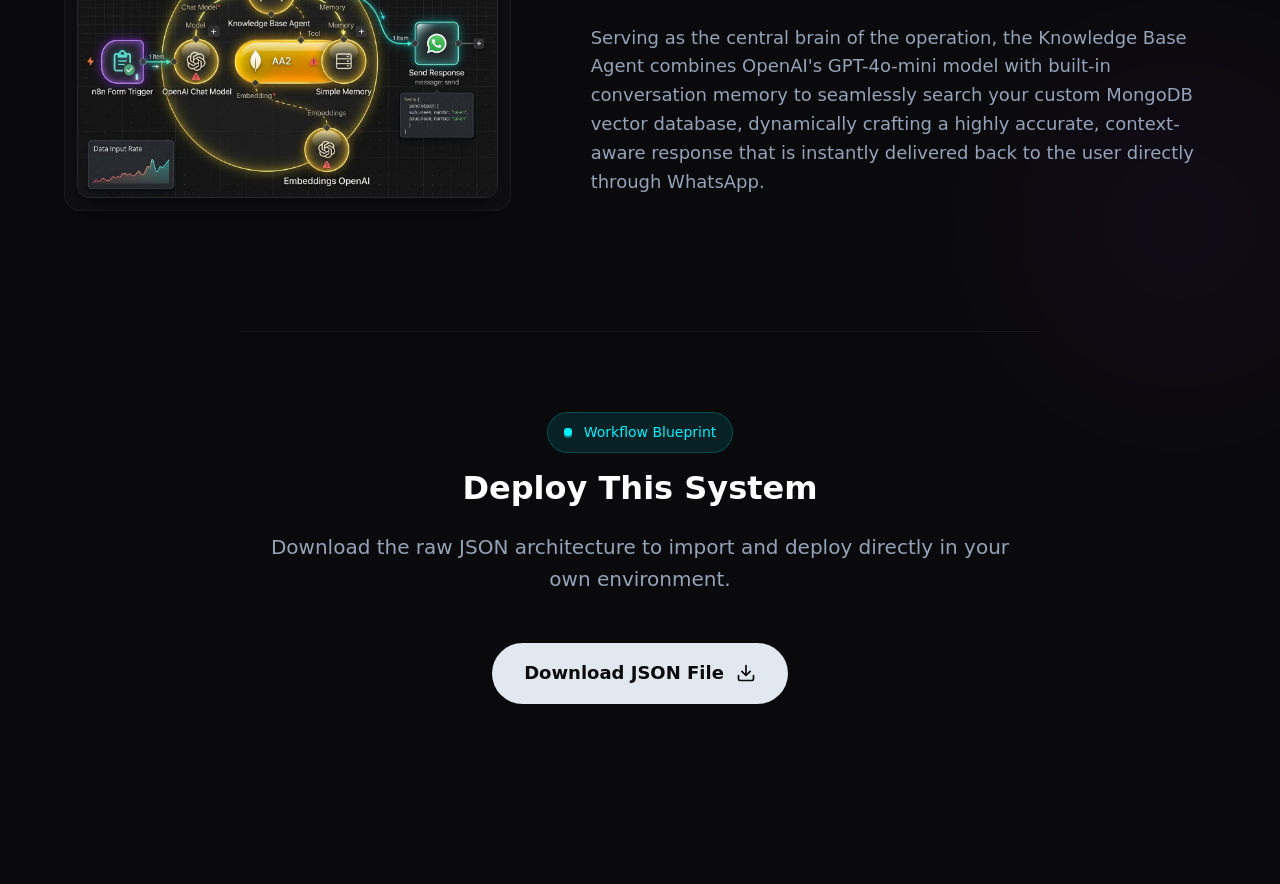
<file: project_3.html>
<!DOCTYPE html>
<html lang="en">
<head>
  <meta charset="UTF-8">
  <meta name="viewport" content="width=device-width, initial-scale=1.0">
  <title>WhatsApp AI Agent | Workflow Architecture</title>
  <style>
    /* =========================================
       SYNCHRONIZED DESIGN SYSTEM
       ========================================= */
    :root {
      --bg-main: #0a0a0c;
      --bg-secondary: #16161a;
      --text-main: #e2e8f0;
      --text-muted: #94a3b8;
      --neon-accent: #00f0ff;
      --neon-hover: #00c3ff;
      --neon-purple: #b026ff;
      --border-subtle: rgba(255, 255, 255, 0.05);
      --font-main: 'Segoe UI', system-ui, -apple-system, sans-serif;
    }

    * { box-sizing: border-box; margin: 0; padding: 0; }

    body {
      background-color: var(--bg-main);
      color: var(--text-main);
      font-family: var(--font-main);
      line-height: 1.6;
      overflow-x: hidden;
      position: relative;
    }

    ::-webkit-scrollbar { width: 8px; }
    ::-webkit-scrollbar-track { background: var(--bg-main); }
    ::-webkit-scrollbar-thumb { background: var(--bg-secondary); border-radius: 4px; }
    ::-webkit-scrollbar-thumb:hover { background: #27272a; }

    /* =========================================
       AMBIENT BACKGROUND ANIMATIONS
       ========================================= */
    .ambient-node {
      position: absolute;
      border-radius: 50%;
      background: radial-gradient(circle, var(--neon-accent) 0%, transparent 70%);
      opacity: 0.05;
      filter: blur(40px);
      animation: float 15s infinite ease-in-out alternate;
      z-index: -1;
      pointer-events: none;
    }
    .node-1 { width: 400px; height: 400px; top: -100px; left: -100px; }
    .node-2 { width: 500px; height: 500px; bottom: 10%; right: -150px; background: radial-gradient(circle, var(--neon-purple) 0%, transparent 70%); animation-duration: 20s; animation-direction: alternate-reverse; }
    .node-3 { width: 300px; height: 300px; top: 40%; left: 30%; background: radial-gradient(circle, var(--neon-accent) 0%, transparent 70%); animation-duration: 12s; opacity: 0.03; }

    @keyframes float {
      0% { transform: translate(0, 0) scale(1); }
      50% { transform: translate(30px, -50px) scale(1.1); }
      100% { transform: translate(-20px, 20px) scale(0.95); }
    }

    /* =========================================
       ANIMATIONS
       ========================================= */
    @keyframes fadeUp {
      0% { opacity: 0; transform: translateY(40px); }
      100% { opacity: 1; transform: translateY(0); }
    }

    .animate-fade-up { opacity: 0; animation: fadeUp 0.8s cubic-bezier(0.16, 1, 0.3, 1) forwards; }
    .delay-1 { animation-delay: 0.1s; }
    .delay-2 { animation-delay: 0.2s; }
    .delay-3 { animation-delay: 0.3s; }

    /* =========================================
       SUMMARY VIEW (HERO)
       ========================================= */
    #summary-view {
      display: flex; flex-direction: column; align-items: center; justify-content: center;
      text-align: center; padding: 0 24px; position: relative;
      min-height: 100vh;
    }

    .badge {
      display: inline-flex; align-items: center; gap: 12px; padding: 8px 16px;
      border-radius: 50px; background: rgba(0, 240, 255, 0.1); border: 1px solid rgba(0, 240, 255, 0.2);
      color: var(--neon-accent); font-size: 0.875rem; font-weight: 500; margin-bottom: 2rem;
    }

    .ping-dot { position: relative; display: flex; height: 8px; width: 8px; }
    .ping-dot::before, .ping-dot::after {
      content: ''; position: absolute; width: 100%; height: 100%;
      background: var(--neon-accent); border-radius: 50%;
    }
    .ping-dot::before { animation: ping 1.5s cubic-bezier(0, 0, 0.2, 1) infinite; }
    @keyframes ping { 75%, 100% { transform: scale(2); opacity: 0; } }

    .hero-title {
      font-size: clamp(2.5rem, 6vw, 4.5rem); font-weight: 800; color: white;
      line-height: 1.1; margin-bottom: 1.5rem; letter-spacing: -0.02em;
    }
    .hero-title span {
      background: linear-gradient(to right, var(--neon-accent), var(--neon-purple));
      -webkit-background-clip: text; -webkit-text-fill-color: transparent;
    }
    .hero-desc { font-size: 1.25rem; color: var(--text-muted); max-width: 800px; margin: 0 auto 3rem auto; }

    .btn-group { display: flex; gap: 16px; flex-wrap: wrap; justify-content: center; align-items: center; min-height: 80px; z-index: 10; }
    
    .primary-btn {
      position: relative; display: inline-flex; align-items: center; justify-content: center; gap: 12px;
      padding: 16px 32px; background: var(--text-main); color: var(--bg-main);
      border: none; border-radius: 50px; font-size: 1.125rem; font-weight: 600;
      cursor: pointer; overflow: hidden; transition: transform 0.2s ease, opacity 0.1s ease;
      white-space: nowrap; text-decoration: none;
    }
    .primary-btn:hover { transform: scale(1.05); }
    .primary-btn::before {
      content: ''; position: absolute; inset: 0;
      background: linear-gradient(to right, var(--neon-accent), var(--neon-purple));
      opacity: 0; transition: opacity 0.5s ease;
    }
    .primary-btn:hover::before { opacity: 0.15; }
    .primary-btn span { position: relative; z-index: 1; }
    .primary-btn svg { position: relative; z-index: 1; transition: transform 0.3s ease; width: 20px; height: 20px; flex-shrink: 0; }
    .primary-btn:hover svg { transform: translateY(4px); }

    .secondary-link {
      display: inline-flex; align-items: center; justify-content: center; gap: 8px; padding: 16px 32px;
      color: var(--text-muted); text-decoration: none; font-size: 1.125rem; font-weight: 600;
      transition: all 0.3s ease; border: 1px solid var(--border-subtle); border-radius: 50px;
      white-space: nowrap; transform-origin: center;
    }
    .secondary-link:hover { color: var(--neon-accent); border-color: var(--neon-accent); background: rgba(0,240,255,0.05); }

    /* =========================================
       GALLERY VIEW (SCROLLABLE AREA)
       ========================================= */
    #gallery-view { padding-bottom: 100px; }

    .sticky-nav {
      position: sticky; top: 0; z-index: 50; background: rgba(10, 10, 12, 0.85);
      backdrop-filter: blur(12px); border-bottom: 1px solid var(--border-subtle);
      padding: 24px 0; margin-bottom: 60px;
    }
    .nav-content { display: flex; justify-content: space-between; align-items: center; max-width: 1200px; margin: 0 auto; padding: 0 24px; }
    .back-btn {
      background: transparent; border: none; color: var(--text-muted); font-size: 1rem;
      display: flex; align-items: center; gap: 8px; cursor: pointer; transition: color 0.3s;
    }
    .back-btn:hover { color: white; }
    .back-btn svg { transition: transform 0.3s; width: 20px; height: 20px; }
    .back-btn:hover svg { transform: translateY(-4px); }
    .nav-label { color: var(--neon-accent); font-size: 0.875rem; letter-spacing: 0.05em; text-transform: uppercase; font-weight: 600; }

    /* Refined Main Project Image Presentation */
    .macro-grid { display: grid; grid-template-columns: 1fr; gap: 40px; margin-bottom: 120px; max-width: 1200px; margin: 0 auto 100px auto; padding: 0 24px; }
    @media (min-width: 1024px) { .macro-grid { grid-template-columns: 1fr 1fr; } }
    
    .main-project-card {
      position: relative; background: var(--bg-secondary); border: 1px solid rgba(0, 240, 255, 0.2); 
      border-radius: 20px; padding: 12px; overflow: hidden; transition: all 0.5s ease;
      box-shadow: 0 20px 50px -10px rgba(0, 240, 255, 0.1);
    }
    .main-project-card::before {
      content: ''; position: absolute; inset: -2px; z-index: -1;
      background: linear-gradient(135deg, var(--neon-accent), var(--neon-purple), transparent 50%);
      border-radius: 22px; filter: blur(15px); opacity: 0.5;
    }
    .main-project-card img { width: 100%; height: auto; border-radius: 14px; display: block; }

    .step-section { max-width: 1200px; margin: 0 auto 120px auto; padding: 0 24px; display: grid; grid-template-columns: 1fr; gap: 40px; align-items: center; }
    @media (min-width: 1024px) {
      .step-section { grid-template-columns: 5fr 7fr; gap: 80px; }
      .step-reverse .text-content { order: 2; }
      .step-reverse .image-content { order: 1; }
      .text-content { position: sticky; top: 120px; }
    }

    .step-header { display: flex; align-items: center; gap: 16px; margin-bottom: 24px; }
    .step-number { font-family: monospace; font-size: 1.5rem; font-weight: 800; background: linear-gradient(to right, #52525b, #a1a1aa); -webkit-background-clip: text; -webkit-text-fill-color: transparent; }
    .step-line { height: 1px; width: 48px; background: rgba(255,255,255,0.1); }
    .step-title { font-size: 2.25rem; font-weight: 700; color: white; margin-bottom: 24px; line-height: 1.2; }

    .image-content {
      position: relative; border-radius: 16px; background: rgba(22, 22, 26, 0.6);
      border: 1px solid rgba(255, 255, 255, 0.05); padding: 12px; transition: transform 0.5s ease;
    }
    .image-content:hover { transform: translateY(-5px) scale(1.02); }
    .image-content::before {
      content: ''; position: absolute; inset: -4px; background: linear-gradient(45deg, transparent, rgba(0, 240, 255, 0.15), var(--neon-purple), transparent);
      border-radius: 20px; filter: blur(20px); opacity: 0; transition: opacity 0.5s ease; z-index: -1;
    }
    .image-content:hover::before { opacity: 1; }

    /* Enhanced IDE Window mimicking macOS terminal */
    .ide-window { background: var(--bg-main); border: 1px solid #27272a; border-radius: 12px; overflow: hidden; box-shadow: 0 10px 30px rgba(0,0,0,0.5); }
    .ide-header { background: rgba(22, 22, 26, 0.8); backdrop-filter: blur(8px); border-bottom: 1px solid #27272a; height: 40px; display: flex; align-items: center; padding: 0 16px; gap: 8px; }
    .ide-dot { width: 12px; height: 12px; border-radius: 50%; }
    .ide-dot.close { background: #ff5f56; }
    .ide-dot.minimize { background: #ffbd2e; }
    .ide-dot.maximize { background: #27c93f; }
    .ide-title { margin-left: 16px; font-family: monospace; font-size: 0.8rem; color: #a1a1aa; font-weight: 500; }
    .ide-window img { width: 100%; display: block; object-fit: cover; }

    .download-section { text-align: center; padding: 80px 24px; margin: 0 auto; max-width: 800px; border-top: 1px solid var(--border-subtle); }
    .download-section svg { transition: transform 0.3s ease; }
    .primary-btn:hover svg.download-icon { transform: translateY(4px); }
  </style>
</head>
<body>

  <!-- Ambient glowing background nodes -->
  <div class="ambient-node node-1"></div>
  <div class="ambient-node node-2"></div>
  <div class="ambient-node node-3"></div>

  <div id="app">
    <!-- Hero Section -->
    <section id="summary-view">
      <div class="animate-fade-up">
        <div class="badge">
          <div class="ping-dot"></div>
          Conversational RAG Architecture
        </div>
      </div>

      <h1 class="hero-title animate-fade-up delay-1">
        Omnichannel WhatsApp <br>
        <span>AI Knowledge Agent</span>
      </h1>

      <p class="hero-desc animate-fade-up delay-2">
        A comprehensive RAG system that intercepts WhatsApp messages, intelligently processes audio, images, and documents, and delivers context-aware responses using OpenAI and MongoDB vector search.
      </p>

      <div class="btn-group animate-fade-up delay-3">
        <a href="index.html" id="btn-portfolio" class="secondary-link">← Back to Portfolio</a>
        <button id="btn-view-architecture" class="primary-btn">
          <span>Explore The System</span>
          <svg viewBox="0 0 24 24" fill="none" stroke="currentColor" stroke-width="2" stroke-linecap="round" stroke-linejoin="round"><path d="M12 5v14M5 12l7 7 7-7"/></svg>
        </button>
      </div>
    </section>

    <!-- Main Content & Steps -->
    <section id="gallery-view">
      <nav class="sticky-nav">
        <div class="nav-content">
          <button id="btn-back" class="back-btn">
            <svg viewBox="0 0 24 24" fill="none" stroke="currentColor" stroke-width="2" stroke-linecap="round" stroke-linejoin="round"><path d="M12 19V5M5 12l7-7 7 7"/></svg>
            Back to Top
          </button>
          <div class="nav-label">Workflow Architecture</div>
        </div>
      </nav>

      <!-- Main Project Overview Pictures -->
      <div class="macro-grid">
        <div class="main-project-card">
          <img src="project_3_main_1.jpg" alt="WhatsApp AI Agent Main Architecture 1">
        </div>
        <div class="main-project-card">
          <img src="project_3_main_2.jpg" alt="WhatsApp AI Agent Main Architecture 2">
        </div>
      </div>

      <!-- Step 01 -->
      <div class="step-section">
        <div class="text-content">
          <div class="step-header"><span class="step-number">01</span><div class="step-line"></div></div>
          <h3 class="step-title">Data Ingestion & Vector Indexing</h3>
          <p class="hero-desc" style="margin: 0; font-size: 1.125rem;">
            To build the AI's core intelligence, the workflow manually imports your comprehensive product documentation directly from Google Docs, carefully slices the text into manageable chunks, and utilizes OpenAI to generate precise vector embeddings which are securely stored within a MongoDB database for lightning-fast retrieval during future user interactions.
          </p>
        </div>
        <div class="image-content">
          <div class="ide-window">
            <div class="ide-header">
              <div class="ide-dot close"></div><div class="ide-dot minimize"></div><div class="ide-dot maximize"></div>
              <div class="ide-title">/system/knowledge-base/vector-ingestion</div>
            </div>
            <img src="project_3_1.jpg" alt="Google Docs to MongoDB Vector Embeddings">
          </div>
        </div>
      </div>

      <!-- Step 02 -->
      <div class="step-section step-reverse">
        <div class="text-content">
          <div class="step-header"><span class="step-number">02</span><div class="step-line"></div></div>
          <h3 class="step-title">Omnichannel WhatsApp Triage</h3>
          <p class="hero-desc" style="margin: 0; font-size: 1.125rem;">
            Acting as an always-on digital receptionist, the system continuously monitors incoming WhatsApp messages and intelligently routes them by type, automatically leveraging OpenAI's advanced models to accurately transcribe any spoken voice notes or deeply analyze visual elements within uploaded images before passing the interpreted data forward.
          </p>
        </div>
        <div class="image-content">
          <div class="ide-window">
            <div class="ide-header">
              <div class="ide-dot close"></div><div class="ide-dot minimize"></div><div class="ide-dot maximize"></div>
              <div class="ide-title">/system/whatsapp/media-triage</div>
            </div>
            <img src="project_3_2.jpg" alt="WhatsApp Multi-format Message Routing">
          </div>
        </div>
      </div>

      <!-- Step 03 -->
      <div class="step-section">
        <div class="text-content">
          <div class="step-header"><span class="step-number">03</span><div class="step-line"></div></div>
          <h3 class="step-title">Smart Document Extraction</h3>
          <p class="hero-desc" style="margin: 0; font-size: 1.125rem;">
            When a user submits documents, the intelligent routing mechanism evaluates the file extension to automatically extract essential text from supported formats like PDFs and Excel spreadsheets, while simultaneously ensuring that anyone who uploads an unrecognized file immediately receives a polite automated message explaining the format is unsupported.
          </p>
        </div>
        <div class="image-content">
          <div class="ide-window">
            <div class="ide-header">
              <div class="ide-dot close"></div><div class="ide-dot minimize"></div><div class="ide-dot maximize"></div>
              <div class="ide-title">/system/document-processing/extraction</div>
            </div>
            <img src="project_3_3.jpg" alt="Document Parsing and Extraction Routing">
          </div>
        </div>
      </div>
      
      <!-- Step 04 -->
      <div class="step-section step-reverse">
        <div class="text-content">
          <div class="step-header"><span class="step-number">04</span><div class="step-line"></div></div>
          <h3 class="step-title">Context-Aware AI Agent</h3>
          <p class="hero-desc" style="margin: 0; font-size: 1.125rem;">
            Serving as the central brain of the operation, the Knowledge Base Agent combines OpenAI's GPT-4o-mini model with built-in conversation memory to seamlessly search your custom MongoDB vector database, dynamically crafting a highly accurate, context-aware response that is instantly delivered back to the user directly through WhatsApp.
          </p>
        </div>
        <div class="image-content">
          <div class="ide-window">
            <div class="ide-header">
              <div class="ide-dot close"></div><div class="ide-dot minimize"></div><div class="ide-dot maximize"></div>
              <div class="ide-title">/system/ai-agent/rag-response</div>
            </div>
            <img src="project_3_4.jpg" alt="Knowledge Base Agent and Response Generation">
          </div>
        </div>
      </div>

      <!-- JSON Download Section -->
      <div class="download-section">
        <div class="badge" style="margin-bottom: 1rem;">
          <div class="ping-dot" style="background: transparent;">
            <svg viewBox="0 0 24 24" width="12" height="12" fill="none" stroke="currentColor" stroke-width="2" stroke-linecap="round" stroke-linejoin="round" style="color: var(--neon-accent);"><path d="M21 15v4a2 2 0 0 1-2 2H5a2 2 0 0 1-2-2v-4M7 10l5 5 5-5M12 15V3"/></svg>
          </div>
          Workflow Blueprint
        </div>
        <h3 class="step-title" style="font-size: 2rem;">Deploy This System</h3>
        <p class="hero-desc">Download the raw JSON architecture to import and deploy directly in your own environment.</p>
        
        <!-- Updated download link to target project_3.json -->
        <a href="Omnichannel WhatsApp AI Agent.json" download="Omnichannel WhatsApp AI Agent.json" class="primary-btn" style="text-decoration: none; display: inline-flex;">
          <span>Download JSON File</span>
          <svg class="download-icon" viewBox="0 0 24 24" fill="none" stroke="currentColor" stroke-width="2" stroke-linecap="round" stroke-linejoin="round" style="width: 20px; height: 20px;"><path d="M21 15v4a2 2 0 0 1-2 2H5a2 2 0 0 1-2-2v-4M7 10l5 5 5-5M12 15V3"/></svg>
        </a>
        
      </div>
    </section>
  </div>

  <script>
    document.addEventListener("DOMContentLoaded", () => {
      const btnViewArch = document.getElementById('btn-view-architecture');
      const btnBack = document.getElementById('btn-back');
      const galleryView = document.getElementById('gallery-view');

      // Smooth scroll down to the architecture gallery
      btnViewArch.addEventListener('click', () => {
        galleryView.scrollIntoView({ behavior: 'smooth' });
      });

      // Smooth scroll back to the top of the page
      btnBack.addEventListener('click', () => {
        window.scrollTo({ top: 0, behavior: 'smooth' });
      });
      
    });
  </script>
</body>
</html>
</file>
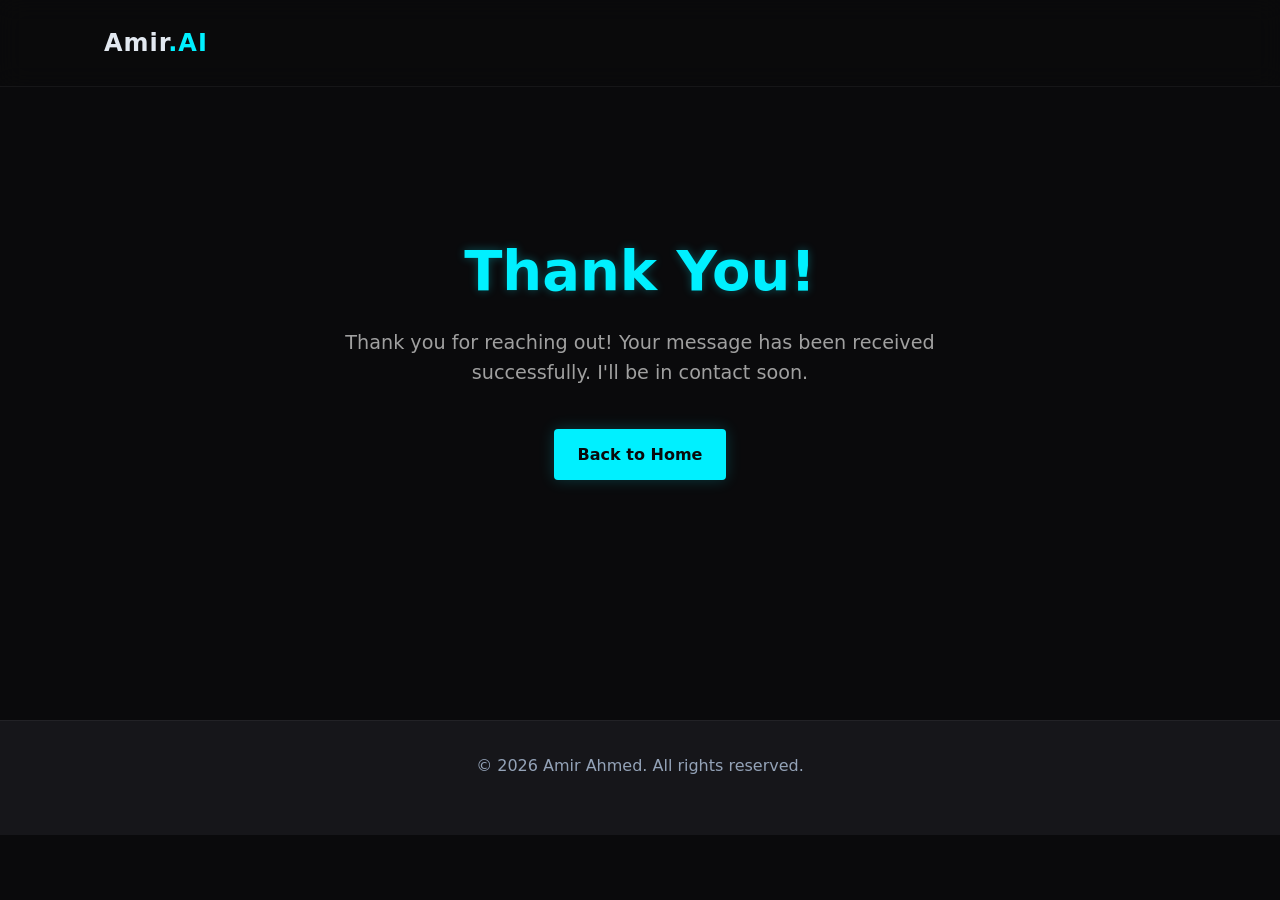
<file: thankyou.html>
<!DOCTYPE html>
<html lang="en">
<head>
    <meta charset="UTF-8">
    <meta name="viewport" content="width=device-width, initial-scale=1.0">
    <title>Thank You | Amir Ahmed</title>
    <link rel="stylesheet" href="main.css">
    <style>
        /* Specific layout styling for the thank you message */
        .thank-you-container {
            display: flex;
            flex-direction: column;
            justify-content: center;
            align-items: center;
            min-height: 80vh;
            text-align: center;
            padding: 2rem;
        }
        .thank-you-container h1 {
            font-size: 3.5rem;
            margin-bottom: 1rem;
        }
        .thank-you-container p {
            font-size: 1.2rem;
            color: #a0a0a0;
            max-width: 600px;
            margin-bottom: 2.5rem;
            line-height: 1.6;
        }
    </style>
</head>
<body>
    <header>
        <nav>
            <div class="logo">Amir<span>.AI</span></div>
        </nav>
    </header>

    <main>
        <section class="thank-you-container">
            <h1><span class="highlight">Thank You!</span></h1>
            <p>Thank you for reaching out! Your message has been received successfully. I'll be in contact soon.</p>
            <a href="index.html" class="btn primary-btn">Back to Home</a>
        </section>
    </main>

    <footer>
        <p>&copy; 2026 Amir Ahmed. All rights reserved.</p>
    </footer>
    
    <script src="main.js"></script>
</body>
</html>
</file>
<file: main.css>
/* Custom Properties / Dark Theme variables */
:root {
    --bg-main: #0a0a0c;
    --bg-secondary: #16161a;
    --text-main: #e2e8f0;
    --text-muted: #94a3b8;
    --neon-accent: #00f0ff;
    --neon-hover: #00c3ff;
    --neon-purple: #b026ff;
    --font-main: 'Segoe UI', system-ui, -apple-system, sans-serif;
    --transition-fast: 0.3s ease;
    --transition-slow: 0.8s cubic-bezier(0.16, 1, 0.3, 1);
}

/* Reset & Global */
* {
    margin: 0;
    padding: 0;
    box-sizing: border-box;
}

html {
    scroll-behavior: smooth;
}

body {
    background-color: var(--bg-main);
    color: var(--text-main);
    font-family: var(--font-main);
    line-height: 1.6;
    overflow-x: hidden;
}

.highlight {
    color: var(--neon-accent);
    text-shadow: 0 0 10px rgba(0, 240, 255, 0.3);
}

/* Typography & Animations */
h1 { 
    font-size: clamp(2.5rem, 5vw, 4rem); 
    line-height: 1.1; 
    margin-bottom: 1rem; 
    min-height: 4.5rem; /* Prevents layout shift during typing */
}

/* Typing Cursor Animation */
.cursor {
    display: inline-block;
    color: var(--neon-accent);
    animation: blink 1s step-end infinite;
}

@keyframes blink {
    0%, 100% { opacity: 1; }
    50% { opacity: 0; }
}

h2 { font-size: clamp(2rem, 4vw, 3rem); margin-bottom: 2rem; text-align: center; }
p { color: var(--text-muted); margin-bottom: 1.5rem; }

/* Scroll Reveal Classes */
.reveal {
    opacity: 0;
    transform: translateY(40px);
    transition: var(--transition-slow);
}

.reveal.active {
    opacity: 1;
    transform: translateY(0);
}

.delay-1 { transition-delay: 0.1s; }
.delay-2 { transition-delay: 0.2s; }
.delay-3 { transition-delay: 0.3s; }

/* Buttons */
.btn {
    display: inline-block;
    padding: 0.8rem 1.5rem;
    border-radius: 4px;
    text-decoration: none;
    font-weight: 600;
    transition: var(--transition-fast);
    cursor: pointer;
    border: none;
    font-size: 1rem;
    position: relative;
    overflow: hidden;
}

.primary-btn {
    background-color: var(--neon-accent);
    color: var(--bg-main);
    box-shadow: 0 0 15px rgba(0, 240, 255, 0.2);
}

.primary-btn:hover {
    background-color: var(--neon-hover);
    box-shadow: 0 0 25px rgba(0, 240, 255, 0.6);
    transform: translateY(-3px);
}

.secondary-btn {
    background-color: transparent;
    color: var(--neon-accent);
    border: 1px solid var(--neon-accent);
    padding: 0.5rem 1rem;
    font-size: 0.9rem;
}

.secondary-btn:hover {
    background-color: rgba(0, 240, 255, 0.1);
    box-shadow: inset 0 0 10px rgba(0, 240, 255, 0.2);
}

/* Navigation */
header {
    position: fixed;
    width: 100%;
    top: 0;
    background: rgba(10, 10, 12, 0.8);
    backdrop-filter: blur(12px);
    z-index: 1000;
    border-bottom: 1px solid rgba(255, 255, 255, 0.05);
}

nav {
    display: flex;
    justify-content: space-between;
    align-items: center;
    padding: 1.5rem 5%;
    max-width: 1200px;
    margin: 0 auto;
}

.logo {
    font-size: 1.5rem;
    font-weight: 700;
    letter-spacing: 1px;
}

.logo span { color: var(--neon-accent); }

.nav-links {
    display: flex;
    list-style: none;
    gap: 2rem;
}

.nav-links a {
    color: var(--text-main);
    text-decoration: none;
    font-weight: 500;
    transition: var(--transition-fast);
    position: relative;
}

/* Nav Link Underline Animation */
.nav-links a::after {
    content: '';
    position: absolute;
    width: 0;
    height: 2px;
    bottom: -5px;
    left: 0;
    background-color: var(--neon-accent);
    transition: var(--transition-fast);
}

.nav-links a:hover::after, .nav-links a.active::after {
    width: 100%;
}

.nav-links a:hover { color: var(--neon-accent); }

.hamburger { display: none; cursor: pointer; }
.bar {
    display: block; width: 25px; height: 3px; margin: 5px auto;
    background-color: var(--text-main); transition: var(--transition-fast);
}

/* Layout Utilities */
section { padding: 8rem 5% 4rem; max-width: 1200px; margin: 0 auto; }

/* Hero Section */
.hero { height: 100vh; display: flex; align-items: center; justify-content: flex-start; }
.hero-content { max-width: 700px; }

/* Skills Section */
.skills-grid {
    display: grid;
    grid-template-columns: repeat(auto-fit, minmax(150px, 1fr));
    gap: 1.5rem;
}

.skill-card {
    background: var(--bg-secondary);
    padding: 1.5rem;
    text-align: center;
    border-radius: 8px;
    border: 1px solid rgba(255,255,255,0.05);
    transition: var(--transition-fast);
    font-weight: 600;
    position: relative;
    overflow: hidden;
    z-index: 1;
}

/* Skill Card Hover Pulse */
.skill-card::before {
    content: '';
    position: absolute;
    top: 0; left: 0; width: 100%; height: 100%;
    background: linear-gradient(45deg, transparent, rgba(0, 240, 255, 0.1), transparent);
    transform: translateX(-100%);
    transition: 0.5s ease;
    z-index: -1;
}

.skill-card:hover::before {
    transform: translateX(100%);
}

.skill-card:hover {
    border-color: var(--neon-accent);
    transform: translateY(-5px);
    box-shadow: 0 10px 20px rgba(0, 240, 255, 0.15);
    color: var(--neon-accent);
}

/* Projects Section */
.filter-container { display: flex; justify-content: center; gap: 1rem; margin-bottom: 3rem; }

.filter-btn {
    background: transparent; color: var(--text-main); border: none; font-size: 1rem;
    cursor: pointer; padding: 0.5rem 1rem; transition: var(--transition-fast);
    position: relative;
}

.projects-grid {
    display: grid;
    grid-template-columns: repeat(auto-fit, minmax(320px, 1fr));
    gap: 2rem;
}

.project-card {
    background: var(--bg-secondary);
    border-radius: 10px;
    padding: 2rem;
    border: 1px solid rgba(255,255,255,0.05);
    transition: transform 0.4s ease, box-shadow 0.4s ease;
    position: relative;
    overflow: hidden;
}

/* Interactive Card Gradient Border */
.card-glow {
    position: absolute;
    top: 0; left: 0; right: 0; bottom: 0;
    border-radius: 10px;
    pointer-events: none;
    box-shadow: inset 0 0 0 1px transparent;
    transition: var(--transition-fast);
}

.project-card:hover {
    transform: translateY(-8px);
    box-shadow: 0 15px 30px rgba(0,0,0,0.5);
}

.project-card:hover .card-glow {
    box-shadow: inset 0 0 0 1px var(--neon-purple);
    background: radial-gradient(circle at 50% 0%, rgba(176, 38, 255, 0.1) 0%, transparent 70%);
}

.project-card h3 { margin-bottom: 1rem; font-size: 1.4rem; transition: color 0.3s; }
.project-card:hover h3 { color: var(--neon-purple); }

.tags { display: flex; flex-wrap: wrap; gap: 0.5rem; margin-bottom: 1.5rem; }
.tags span {
    background: rgba(0, 240, 255, 0.05);
    color: var(--text-muted);
    border: 1px solid rgba(0, 240, 255, 0.2);
    padding: 0.3rem 0.8rem;
    border-radius: 50px;
    font-size: 0.8rem;
    transition: var(--transition-fast);
}

.project-card:hover .tags span {
    color: var(--neon-accent);
    border-color: var(--neon-accent);
    background: rgba(0, 240, 255, 0.1);
}

.project-links { display: flex; gap: 1rem; }

/* Contact & Footer styling remains the same... */
.contact-form { max-width: 600px; margin: 0 auto 2rem; display: flex; flex-direction: column; gap: 1.5rem; }
input, textarea { width: 100%; padding: 1rem; background: var(--bg-secondary); border: 1px solid rgba(255,255,255,0.1); border-radius: 4px; color: var(--text-main); font-family: inherit; transition: var(--transition-fast); }
input:focus, textarea:focus { outline: none; border-color: var(--neon-accent); box-shadow: 0 0 10px rgba(0, 240, 255, 0.1); }
.social-links { text-align: center; }
.social-links a { color: var(--text-main); text-decoration: none; margin: 0 1rem; transition: var(--transition-fast); }
.social-links a:hover { color: var(--neon-accent); text-shadow: 0 0 8px rgba(0,240,255,0.4); }
footer { text-align: center; padding: 2rem; background: var(--bg-secondary); border-top: 1px solid rgba(255,255,255,0.05); }

/* Responsive Media Queries */
@media (max-width: 768px) {
    .hamburger { display: block; }
    .nav-links {
        position: fixed; left: -100%; top: 70px; flex-direction: column; background: var(--bg-main); width: 100%; text-align: center; transition: 0.3s; padding: 2rem 0; box-shadow: 0 10px 10px rgba(0,0,0,0.2);
    }
    .nav-links.active { left: 0; }
    .hamburger.active .bar:nth-child(2) { opacity: 0; }
    .hamburger.active .bar:nth-child(1) { transform: translateY(8px) rotate(45deg); }
    .hamburger.active .bar:nth-child(3) { transform: translateY(-8px) rotate(-45deg); }
    .hero { text-align: center; justify-content: center; }
    h1 { min-height: 7rem; } /* Account for text wrapping on mobile */
}
</file>
